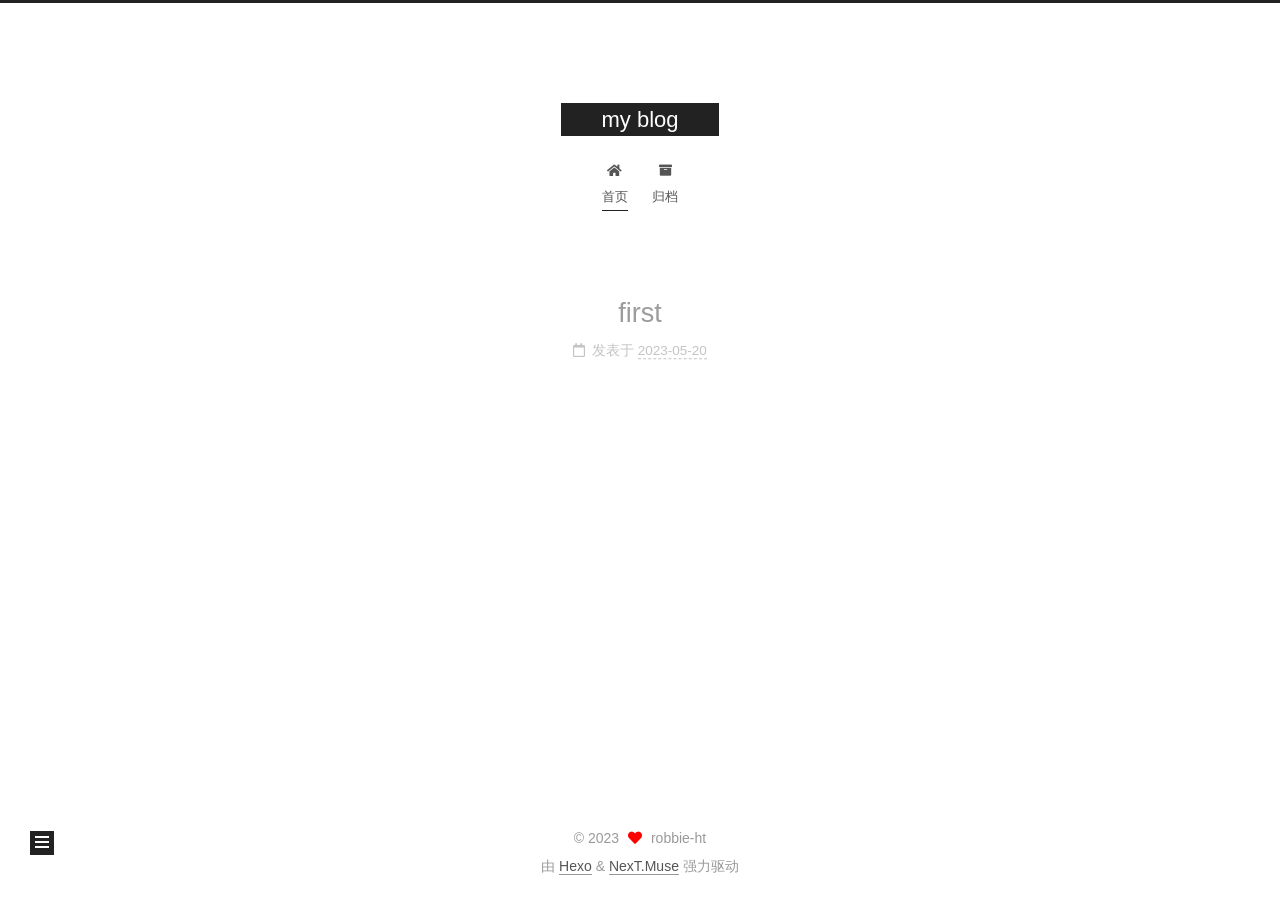
<file: index.html>
<!DOCTYPE html>
<html lang="zh-CN">
<head>
  <meta charset="UTF-8">
<meta name="viewport" content="width=device-width, initial-scale=1, maximum-scale=2">
<meta name="theme-color" content="#222">
<meta name="generator" content="Hexo 6.3.0">
  <link rel="apple-touch-icon" sizes="180x180" href="/images/apple-touch-icon-next.png">
  <link rel="icon" type="image/png" sizes="32x32" href="/images/favicon-32x32-next.png">
  <link rel="icon" type="image/png" sizes="16x16" href="/images/favicon-16x16-next.png">
  <link rel="mask-icon" href="/images/logo.svg" color="#222">

<link rel="stylesheet" href="/css/main.css">


<link rel="stylesheet" href="/lib/font-awesome/css/all.min.css">

<script id="hexo-configurations">
    var NexT = window.NexT || {};
    var CONFIG = {"hostname":"example.com","root":"/","scheme":"Muse","version":"7.8.0","exturl":false,"sidebar":{"position":"left","display":"post","padding":18,"offset":12,"onmobile":false},"copycode":{"enable":false,"show_result":false,"style":null},"back2top":{"enable":true,"sidebar":false,"scrollpercent":false},"bookmark":{"enable":false,"color":"#222","save":"auto"},"fancybox":false,"mediumzoom":false,"lazyload":false,"pangu":false,"comments":{"style":"tabs","active":null,"storage":true,"lazyload":false,"nav":null},"algolia":{"hits":{"per_page":10},"labels":{"input_placeholder":"Search for Posts","hits_empty":"We didn't find any results for the search: ${query}","hits_stats":"${hits} results found in ${time} ms"}},"localsearch":{"enable":false,"trigger":"auto","top_n_per_article":1,"unescape":false,"preload":false},"motion":{"enable":true,"async":false,"transition":{"post_block":"fadeIn","post_header":"slideDownIn","post_body":"slideDownIn","coll_header":"slideLeftIn","sidebar":"slideUpIn"}}};
  </script>

  <meta property="og:type" content="website">
<meta property="og:title" content="my blog">
<meta property="og:url" content="http://example.com/index.html">
<meta property="og:site_name" content="my blog">
<meta property="og:locale" content="zh_CN">
<meta property="article:author" content="robbie-ht">
<meta name="twitter:card" content="summary">

<link rel="canonical" href="http://example.com/">


<script id="page-configurations">
  // https://hexo.io/docs/variables.html
  CONFIG.page = {
    sidebar: "",
    isHome : true,
    isPost : false,
    lang   : 'zh-CN'
  };
</script>

  <title>my blog</title>
  






  <noscript>
  <style>
  .use-motion .brand,
  .use-motion .menu-item,
  .sidebar-inner,
  .use-motion .post-block,
  .use-motion .pagination,
  .use-motion .comments,
  .use-motion .post-header,
  .use-motion .post-body,
  .use-motion .collection-header { opacity: initial; }

  .use-motion .site-title,
  .use-motion .site-subtitle {
    opacity: initial;
    top: initial;
  }

  .use-motion .logo-line-before i { left: initial; }
  .use-motion .logo-line-after i { right: initial; }
  </style>
</noscript>

</head>

<body itemscope itemtype="http://schema.org/WebPage">
  <div class="container use-motion">
    <div class="headband"></div>

    <header class="header" itemscope itemtype="http://schema.org/WPHeader">
      <div class="header-inner"><div class="site-brand-container">
  <div class="site-nav-toggle">
    <div class="toggle" aria-label="切换导航栏">
      <span class="toggle-line toggle-line-first"></span>
      <span class="toggle-line toggle-line-middle"></span>
      <span class="toggle-line toggle-line-last"></span>
    </div>
  </div>

  <div class="site-meta">

    <a href="/" class="brand" rel="start">
      <span class="logo-line-before"><i></i></span>
      <h1 class="site-title">my blog</h1>
      <span class="logo-line-after"><i></i></span>
    </a>
  </div>

  <div class="site-nav-right">
    <div class="toggle popup-trigger">
    </div>
  </div>
</div>




<nav class="site-nav">
  <ul id="menu" class="main-menu menu">
        <li class="menu-item menu-item-home">

    <a href="/" rel="section"><i class="fa fa-home fa-fw"></i>首页</a>

  </li>
        <li class="menu-item menu-item-archives">

    <a href="/archives/" rel="section"><i class="fa fa-archive fa-fw"></i>归档</a>

  </li>
  </ul>
</nav>




</div>
    </header>

    
  <div class="back-to-top">
    <i class="fa fa-arrow-up"></i>
    <span>0%</span>
  </div>


    <main class="main">
      <div class="main-inner">
        <div class="content-wrap">
          

          <div class="content index posts-expand">
            
      
  
  
  <article itemscope itemtype="http://schema.org/Article" class="post-block" lang="zh-CN">
    <link itemprop="mainEntityOfPage" href="http://example.com/2023/05/20/first/">

    <span hidden itemprop="author" itemscope itemtype="http://schema.org/Person">
      <meta itemprop="image" content="/images/avatar.gif">
      <meta itemprop="name" content="robbie-ht">
      <meta itemprop="description" content="">
    </span>

    <span hidden itemprop="publisher" itemscope itemtype="http://schema.org/Organization">
      <meta itemprop="name" content="my blog">
    </span>
      <header class="post-header">
        <h2 class="post-title" itemprop="name headline">
          
            <a href="/2023/05/20/first/" class="post-title-link" itemprop="url">first</a>
        </h2>

        <div class="post-meta">
            <span class="post-meta-item">
              <span class="post-meta-item-icon">
                <i class="far fa-calendar"></i>
              </span>
              <span class="post-meta-item-text">发表于</span>

              <time title="创建时间：2023-05-20 23:10:44" itemprop="dateCreated datePublished" datetime="2023-05-20T23:10:44+08:00">2023-05-20</time>
            </span>

          

        </div>
      </header>

    
    
    
    <div class="post-body" itemprop="articleBody">

      
          
      
    </div>

    
    
    
      <footer class="post-footer">
        <div class="post-eof"></div>
      </footer>
  </article>
  
  
  


  



          </div>
          

<script>
  window.addEventListener('tabs:register', () => {
    let { activeClass } = CONFIG.comments;
    if (CONFIG.comments.storage) {
      activeClass = localStorage.getItem('comments_active') || activeClass;
    }
    if (activeClass) {
      let activeTab = document.querySelector(`a[href="#comment-${activeClass}"]`);
      if (activeTab) {
        activeTab.click();
      }
    }
  });
  if (CONFIG.comments.storage) {
    window.addEventListener('tabs:click', event => {
      if (!event.target.matches('.tabs-comment .tab-content .tab-pane')) return;
      let commentClass = event.target.classList[1];
      localStorage.setItem('comments_active', commentClass);
    });
  }
</script>

        </div>
          
  
  <div class="toggle sidebar-toggle">
    <span class="toggle-line toggle-line-first"></span>
    <span class="toggle-line toggle-line-middle"></span>
    <span class="toggle-line toggle-line-last"></span>
  </div>

  <aside class="sidebar">
    <div class="sidebar-inner">

      <ul class="sidebar-nav motion-element">
        <li class="sidebar-nav-toc">
          文章目录
        </li>
        <li class="sidebar-nav-overview">
          站点概览
        </li>
      </ul>

      <!--noindex-->
      <div class="post-toc-wrap sidebar-panel">
      </div>
      <!--/noindex-->

      <div class="site-overview-wrap sidebar-panel">
        <div class="site-author motion-element" itemprop="author" itemscope itemtype="http://schema.org/Person">
  <p class="site-author-name" itemprop="name">robbie-ht</p>
  <div class="site-description" itemprop="description"></div>
</div>
<div class="site-state-wrap motion-element">
  <nav class="site-state">
      <div class="site-state-item site-state-posts">
          <a href="/archives/">
        
          <span class="site-state-item-count">1</span>
          <span class="site-state-item-name">日志</span>
        </a>
      </div>
  </nav>
</div>



      </div>

    </div>
  </aside>
  <div id="sidebar-dimmer"></div>


      </div>
    </main>

    <footer class="footer">
      <div class="footer-inner">
        

        

<div class="copyright">
  
  &copy; 
  <span itemprop="copyrightYear">2023</span>
  <span class="with-love">
    <i class="fa fa-heart"></i>
  </span>
  <span class="author" itemprop="copyrightHolder">robbie-ht</span>
</div>
  <div class="powered-by">由 <a href="https://hexo.io/" class="theme-link" rel="noopener" target="_blank">Hexo</a> & <a href="https://muse.theme-next.org/" class="theme-link" rel="noopener" target="_blank">NexT.Muse</a> 强力驱动
  </div>

        








      </div>
    </footer>
  </div>

  
  <script src="/lib/anime.min.js"></script>
  <script src="/lib/velocity/velocity.min.js"></script>
  <script src="/lib/velocity/velocity.ui.min.js"></script>

<script src="/js/utils.js"></script>

<script src="/js/motion.js"></script>


<script src="/js/schemes/muse.js"></script>


<script src="/js/next-boot.js"></script>




  















  

  

</body>
</html>
</file>
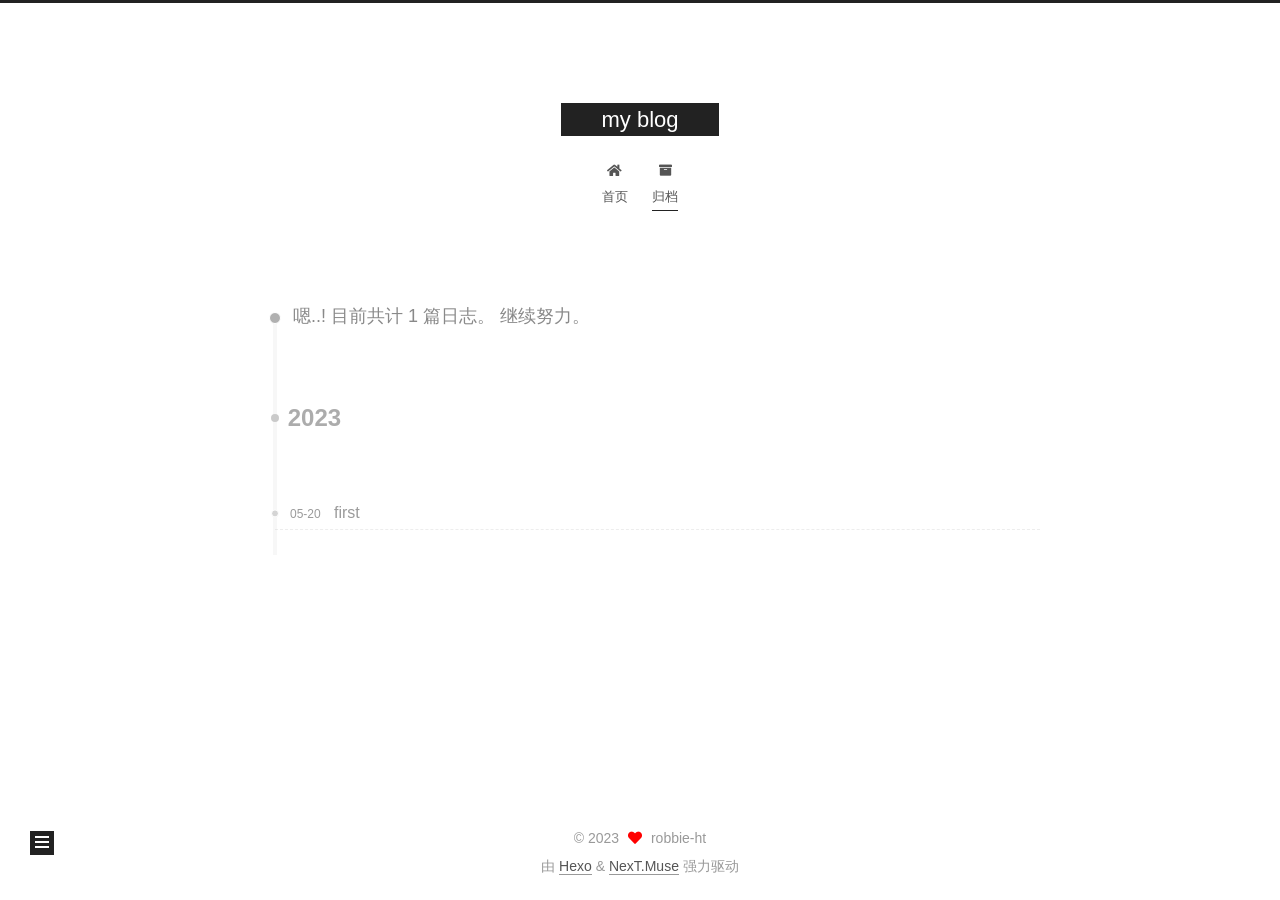
<file: archives/index.html>
<!DOCTYPE html>
<html lang="zh-CN">
<head>
  <meta charset="UTF-8">
<meta name="viewport" content="width=device-width, initial-scale=1, maximum-scale=2">
<meta name="theme-color" content="#222">
<meta name="generator" content="Hexo 6.3.0">
  <link rel="apple-touch-icon" sizes="180x180" href="/images/apple-touch-icon-next.png">
  <link rel="icon" type="image/png" sizes="32x32" href="/images/favicon-32x32-next.png">
  <link rel="icon" type="image/png" sizes="16x16" href="/images/favicon-16x16-next.png">
  <link rel="mask-icon" href="/images/logo.svg" color="#222">

<link rel="stylesheet" href="/css/main.css">


<link rel="stylesheet" href="/lib/font-awesome/css/all.min.css">

<script id="hexo-configurations">
    var NexT = window.NexT || {};
    var CONFIG = {"hostname":"example.com","root":"/","scheme":"Muse","version":"7.8.0","exturl":false,"sidebar":{"position":"left","display":"post","padding":18,"offset":12,"onmobile":false},"copycode":{"enable":false,"show_result":false,"style":null},"back2top":{"enable":true,"sidebar":false,"scrollpercent":false},"bookmark":{"enable":false,"color":"#222","save":"auto"},"fancybox":false,"mediumzoom":false,"lazyload":false,"pangu":false,"comments":{"style":"tabs","active":null,"storage":true,"lazyload":false,"nav":null},"algolia":{"hits":{"per_page":10},"labels":{"input_placeholder":"Search for Posts","hits_empty":"We didn't find any results for the search: ${query}","hits_stats":"${hits} results found in ${time} ms"}},"localsearch":{"enable":false,"trigger":"auto","top_n_per_article":1,"unescape":false,"preload":false},"motion":{"enable":true,"async":false,"transition":{"post_block":"fadeIn","post_header":"slideDownIn","post_body":"slideDownIn","coll_header":"slideLeftIn","sidebar":"slideUpIn"}}};
  </script>

  <meta property="og:type" content="website">
<meta property="og:title" content="my blog">
<meta property="og:url" content="http://example.com/archives/index.html">
<meta property="og:site_name" content="my blog">
<meta property="og:locale" content="zh_CN">
<meta property="article:author" content="robbie-ht">
<meta name="twitter:card" content="summary">

<link rel="canonical" href="http://example.com/archives/">


<script id="page-configurations">
  // https://hexo.io/docs/variables.html
  CONFIG.page = {
    sidebar: "",
    isHome : false,
    isPost : false,
    lang   : 'zh-CN'
  };
</script>

  <title>归档 | my blog</title>
  






  <noscript>
  <style>
  .use-motion .brand,
  .use-motion .menu-item,
  .sidebar-inner,
  .use-motion .post-block,
  .use-motion .pagination,
  .use-motion .comments,
  .use-motion .post-header,
  .use-motion .post-body,
  .use-motion .collection-header { opacity: initial; }

  .use-motion .site-title,
  .use-motion .site-subtitle {
    opacity: initial;
    top: initial;
  }

  .use-motion .logo-line-before i { left: initial; }
  .use-motion .logo-line-after i { right: initial; }
  </style>
</noscript>

</head>

<body itemscope itemtype="http://schema.org/WebPage">
  <div class="container use-motion">
    <div class="headband"></div>

    <header class="header" itemscope itemtype="http://schema.org/WPHeader">
      <div class="header-inner"><div class="site-brand-container">
  <div class="site-nav-toggle">
    <div class="toggle" aria-label="切换导航栏">
      <span class="toggle-line toggle-line-first"></span>
      <span class="toggle-line toggle-line-middle"></span>
      <span class="toggle-line toggle-line-last"></span>
    </div>
  </div>

  <div class="site-meta">

    <a href="/" class="brand" rel="start">
      <span class="logo-line-before"><i></i></span>
      <h1 class="site-title">my blog</h1>
      <span class="logo-line-after"><i></i></span>
    </a>
  </div>

  <div class="site-nav-right">
    <div class="toggle popup-trigger">
    </div>
  </div>
</div>




<nav class="site-nav">
  <ul id="menu" class="main-menu menu">
        <li class="menu-item menu-item-home">

    <a href="/" rel="section"><i class="fa fa-home fa-fw"></i>首页</a>

  </li>
        <li class="menu-item menu-item-archives">

    <a href="/archives/" rel="section"><i class="fa fa-archive fa-fw"></i>归档</a>

  </li>
  </ul>
</nav>




</div>
    </header>

    
  <div class="back-to-top">
    <i class="fa fa-arrow-up"></i>
    <span>0%</span>
  </div>


    <main class="main">
      <div class="main-inner">
        <div class="content-wrap">
          

          <div class="content archive">
            

  
  
  
  <div class="post-block">
    <div class="posts-collapse">
      <div class="collection-title">
        <span class="collection-header">嗯..! 目前共计 1 篇日志。 继续努力。</span>
      </div>

      
    <div class="collection-year">
      <span class="collection-header">2023</span>
    </div>

  <article itemscope itemtype="http://schema.org/Article">
    <header class="post-header">

      <div class="post-meta">
        <time itemprop="dateCreated"
              datetime="2023-05-20T23:10:44+08:00"
              content="2023-05-20">
          05-20
        </time>
      </div>

      <div class="post-title">
          <a class="post-title-link" href="/2023/05/20/first/" itemprop="url">
            <span itemprop="name">first</span>
          </a>
      </div>

    </header>
  </article>


    </div>
  </div>
  
  
  

  



          </div>
          

<script>
  window.addEventListener('tabs:register', () => {
    let { activeClass } = CONFIG.comments;
    if (CONFIG.comments.storage) {
      activeClass = localStorage.getItem('comments_active') || activeClass;
    }
    if (activeClass) {
      let activeTab = document.querySelector(`a[href="#comment-${activeClass}"]`);
      if (activeTab) {
        activeTab.click();
      }
    }
  });
  if (CONFIG.comments.storage) {
    window.addEventListener('tabs:click', event => {
      if (!event.target.matches('.tabs-comment .tab-content .tab-pane')) return;
      let commentClass = event.target.classList[1];
      localStorage.setItem('comments_active', commentClass);
    });
  }
</script>

        </div>
          
  
  <div class="toggle sidebar-toggle">
    <span class="toggle-line toggle-line-first"></span>
    <span class="toggle-line toggle-line-middle"></span>
    <span class="toggle-line toggle-line-last"></span>
  </div>

  <aside class="sidebar">
    <div class="sidebar-inner">

      <ul class="sidebar-nav motion-element">
        <li class="sidebar-nav-toc">
          文章目录
        </li>
        <li class="sidebar-nav-overview">
          站点概览
        </li>
      </ul>

      <!--noindex-->
      <div class="post-toc-wrap sidebar-panel">
      </div>
      <!--/noindex-->

      <div class="site-overview-wrap sidebar-panel">
        <div class="site-author motion-element" itemprop="author" itemscope itemtype="http://schema.org/Person">
  <p class="site-author-name" itemprop="name">robbie-ht</p>
  <div class="site-description" itemprop="description"></div>
</div>
<div class="site-state-wrap motion-element">
  <nav class="site-state">
      <div class="site-state-item site-state-posts">
          <a href="/archives/">
        
          <span class="site-state-item-count">1</span>
          <span class="site-state-item-name">日志</span>
        </a>
      </div>
  </nav>
</div>



      </div>

    </div>
  </aside>
  <div id="sidebar-dimmer"></div>


      </div>
    </main>

    <footer class="footer">
      <div class="footer-inner">
        

        

<div class="copyright">
  
  &copy; 
  <span itemprop="copyrightYear">2023</span>
  <span class="with-love">
    <i class="fa fa-heart"></i>
  </span>
  <span class="author" itemprop="copyrightHolder">robbie-ht</span>
</div>
  <div class="powered-by">由 <a href="https://hexo.io/" class="theme-link" rel="noopener" target="_blank">Hexo</a> & <a href="https://muse.theme-next.org/" class="theme-link" rel="noopener" target="_blank">NexT.Muse</a> 强力驱动
  </div>

        








      </div>
    </footer>
  </div>

  
  <script src="/lib/anime.min.js"></script>
  <script src="/lib/velocity/velocity.min.js"></script>
  <script src="/lib/velocity/velocity.ui.min.js"></script>

<script src="/js/utils.js"></script>

<script src="/js/motion.js"></script>


<script src="/js/schemes/muse.js"></script>


<script src="/js/next-boot.js"></script>




  















  

  

</body>
</html>
</file>
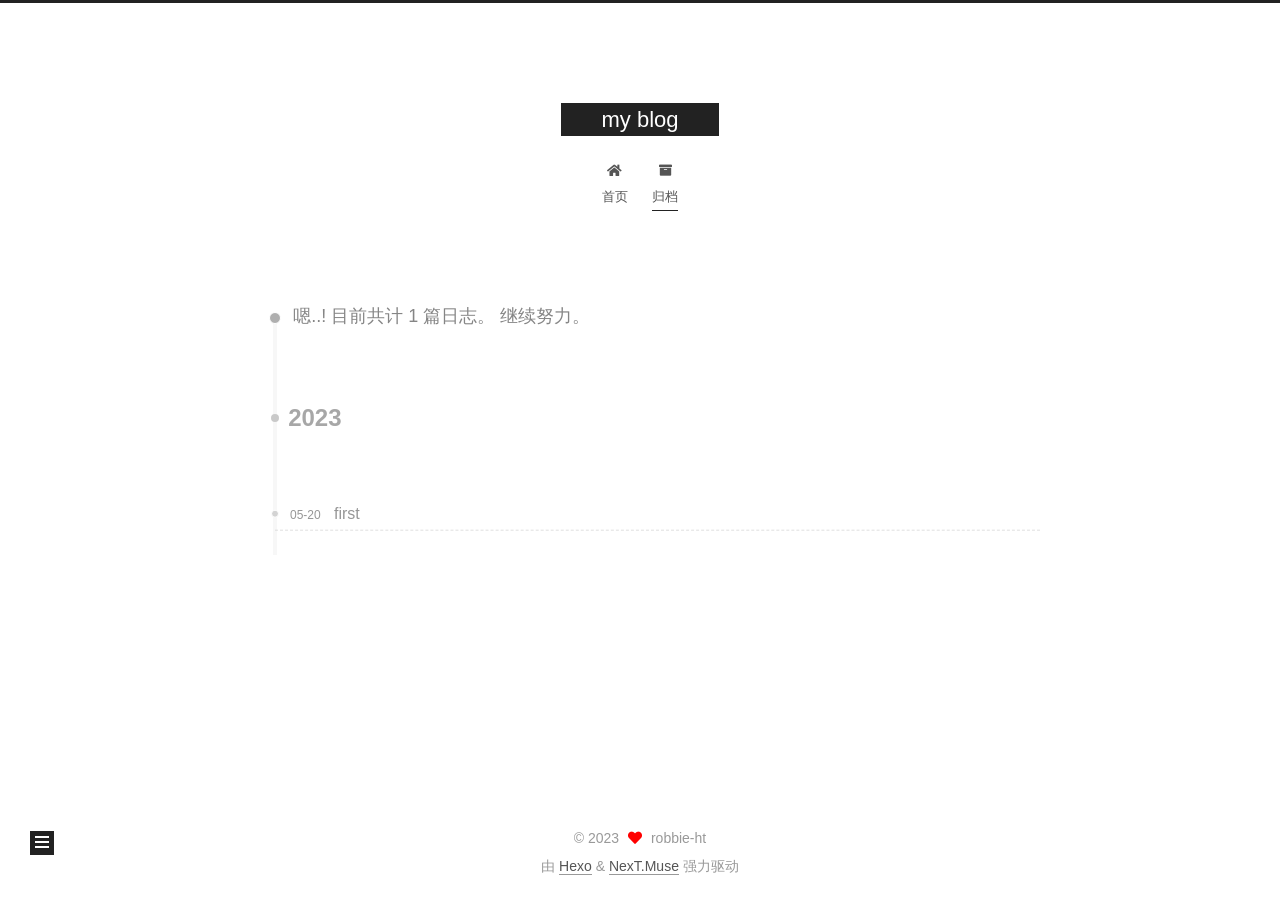
<file: archives/2023/index.html>
<!DOCTYPE html>
<html lang="zh-CN">
<head>
  <meta charset="UTF-8">
<meta name="viewport" content="width=device-width, initial-scale=1, maximum-scale=2">
<meta name="theme-color" content="#222">
<meta name="generator" content="Hexo 6.3.0">
  <link rel="apple-touch-icon" sizes="180x180" href="/images/apple-touch-icon-next.png">
  <link rel="icon" type="image/png" sizes="32x32" href="/images/favicon-32x32-next.png">
  <link rel="icon" type="image/png" sizes="16x16" href="/images/favicon-16x16-next.png">
  <link rel="mask-icon" href="/images/logo.svg" color="#222">

<link rel="stylesheet" href="/css/main.css">


<link rel="stylesheet" href="/lib/font-awesome/css/all.min.css">

<script id="hexo-configurations">
    var NexT = window.NexT || {};
    var CONFIG = {"hostname":"example.com","root":"/","scheme":"Muse","version":"7.8.0","exturl":false,"sidebar":{"position":"left","display":"post","padding":18,"offset":12,"onmobile":false},"copycode":{"enable":false,"show_result":false,"style":null},"back2top":{"enable":true,"sidebar":false,"scrollpercent":false},"bookmark":{"enable":false,"color":"#222","save":"auto"},"fancybox":false,"mediumzoom":false,"lazyload":false,"pangu":false,"comments":{"style":"tabs","active":null,"storage":true,"lazyload":false,"nav":null},"algolia":{"hits":{"per_page":10},"labels":{"input_placeholder":"Search for Posts","hits_empty":"We didn't find any results for the search: ${query}","hits_stats":"${hits} results found in ${time} ms"}},"localsearch":{"enable":false,"trigger":"auto","top_n_per_article":1,"unescape":false,"preload":false},"motion":{"enable":true,"async":false,"transition":{"post_block":"fadeIn","post_header":"slideDownIn","post_body":"slideDownIn","coll_header":"slideLeftIn","sidebar":"slideUpIn"}}};
  </script>

  <meta property="og:type" content="website">
<meta property="og:title" content="my blog">
<meta property="og:url" content="http://example.com/archives/2023/index.html">
<meta property="og:site_name" content="my blog">
<meta property="og:locale" content="zh_CN">
<meta property="article:author" content="robbie-ht">
<meta name="twitter:card" content="summary">

<link rel="canonical" href="http://example.com/archives/2023/">


<script id="page-configurations">
  // https://hexo.io/docs/variables.html
  CONFIG.page = {
    sidebar: "",
    isHome : false,
    isPost : false,
    lang   : 'zh-CN'
  };
</script>

  <title>归档 | my blog</title>
  






  <noscript>
  <style>
  .use-motion .brand,
  .use-motion .menu-item,
  .sidebar-inner,
  .use-motion .post-block,
  .use-motion .pagination,
  .use-motion .comments,
  .use-motion .post-header,
  .use-motion .post-body,
  .use-motion .collection-header { opacity: initial; }

  .use-motion .site-title,
  .use-motion .site-subtitle {
    opacity: initial;
    top: initial;
  }

  .use-motion .logo-line-before i { left: initial; }
  .use-motion .logo-line-after i { right: initial; }
  </style>
</noscript>

</head>

<body itemscope itemtype="http://schema.org/WebPage">
  <div class="container use-motion">
    <div class="headband"></div>

    <header class="header" itemscope itemtype="http://schema.org/WPHeader">
      <div class="header-inner"><div class="site-brand-container">
  <div class="site-nav-toggle">
    <div class="toggle" aria-label="切换导航栏">
      <span class="toggle-line toggle-line-first"></span>
      <span class="toggle-line toggle-line-middle"></span>
      <span class="toggle-line toggle-line-last"></span>
    </div>
  </div>

  <div class="site-meta">

    <a href="/" class="brand" rel="start">
      <span class="logo-line-before"><i></i></span>
      <h1 class="site-title">my blog</h1>
      <span class="logo-line-after"><i></i></span>
    </a>
  </div>

  <div class="site-nav-right">
    <div class="toggle popup-trigger">
    </div>
  </div>
</div>




<nav class="site-nav">
  <ul id="menu" class="main-menu menu">
        <li class="menu-item menu-item-home">

    <a href="/" rel="section"><i class="fa fa-home fa-fw"></i>首页</a>

  </li>
        <li class="menu-item menu-item-archives">

    <a href="/archives/" rel="section"><i class="fa fa-archive fa-fw"></i>归档</a>

  </li>
  </ul>
</nav>




</div>
    </header>

    
  <div class="back-to-top">
    <i class="fa fa-arrow-up"></i>
    <span>0%</span>
  </div>


    <main class="main">
      <div class="main-inner">
        <div class="content-wrap">
          

          <div class="content archive">
            

  
  
  
  <div class="post-block">
    <div class="posts-collapse">
      <div class="collection-title">
        <span class="collection-header">嗯..! 目前共计 1 篇日志。 继续努力。</span>
      </div>

      
    <div class="collection-year">
      <span class="collection-header">2023</span>
    </div>

  <article itemscope itemtype="http://schema.org/Article">
    <header class="post-header">

      <div class="post-meta">
        <time itemprop="dateCreated"
              datetime="2023-05-20T23:10:44+08:00"
              content="2023-05-20">
          05-20
        </time>
      </div>

      <div class="post-title">
          <a class="post-title-link" href="/2023/05/20/first/" itemprop="url">
            <span itemprop="name">first</span>
          </a>
      </div>

    </header>
  </article>


    </div>
  </div>
  
  
  

  



          </div>
          

<script>
  window.addEventListener('tabs:register', () => {
    let { activeClass } = CONFIG.comments;
    if (CONFIG.comments.storage) {
      activeClass = localStorage.getItem('comments_active') || activeClass;
    }
    if (activeClass) {
      let activeTab = document.querySelector(`a[href="#comment-${activeClass}"]`);
      if (activeTab) {
        activeTab.click();
      }
    }
  });
  if (CONFIG.comments.storage) {
    window.addEventListener('tabs:click', event => {
      if (!event.target.matches('.tabs-comment .tab-content .tab-pane')) return;
      let commentClass = event.target.classList[1];
      localStorage.setItem('comments_active', commentClass);
    });
  }
</script>

        </div>
          
  
  <div class="toggle sidebar-toggle">
    <span class="toggle-line toggle-line-first"></span>
    <span class="toggle-line toggle-line-middle"></span>
    <span class="toggle-line toggle-line-last"></span>
  </div>

  <aside class="sidebar">
    <div class="sidebar-inner">

      <ul class="sidebar-nav motion-element">
        <li class="sidebar-nav-toc">
          文章目录
        </li>
        <li class="sidebar-nav-overview">
          站点概览
        </li>
      </ul>

      <!--noindex-->
      <div class="post-toc-wrap sidebar-panel">
      </div>
      <!--/noindex-->

      <div class="site-overview-wrap sidebar-panel">
        <div class="site-author motion-element" itemprop="author" itemscope itemtype="http://schema.org/Person">
  <p class="site-author-name" itemprop="name">robbie-ht</p>
  <div class="site-description" itemprop="description"></div>
</div>
<div class="site-state-wrap motion-element">
  <nav class="site-state">
      <div class="site-state-item site-state-posts">
          <a href="/archives/">
        
          <span class="site-state-item-count">1</span>
          <span class="site-state-item-name">日志</span>
        </a>
      </div>
  </nav>
</div>



      </div>

    </div>
  </aside>
  <div id="sidebar-dimmer"></div>


      </div>
    </main>

    <footer class="footer">
      <div class="footer-inner">
        

        

<div class="copyright">
  
  &copy; 
  <span itemprop="copyrightYear">2023</span>
  <span class="with-love">
    <i class="fa fa-heart"></i>
  </span>
  <span class="author" itemprop="copyrightHolder">robbie-ht</span>
</div>
  <div class="powered-by">由 <a href="https://hexo.io/" class="theme-link" rel="noopener" target="_blank">Hexo</a> & <a href="https://muse.theme-next.org/" class="theme-link" rel="noopener" target="_blank">NexT.Muse</a> 强力驱动
  </div>

        








      </div>
    </footer>
  </div>

  
  <script src="/lib/anime.min.js"></script>
  <script src="/lib/velocity/velocity.min.js"></script>
  <script src="/lib/velocity/velocity.ui.min.js"></script>

<script src="/js/utils.js"></script>

<script src="/js/motion.js"></script>


<script src="/js/schemes/muse.js"></script>


<script src="/js/next-boot.js"></script>




  















  

  

</body>
</html>
</file>
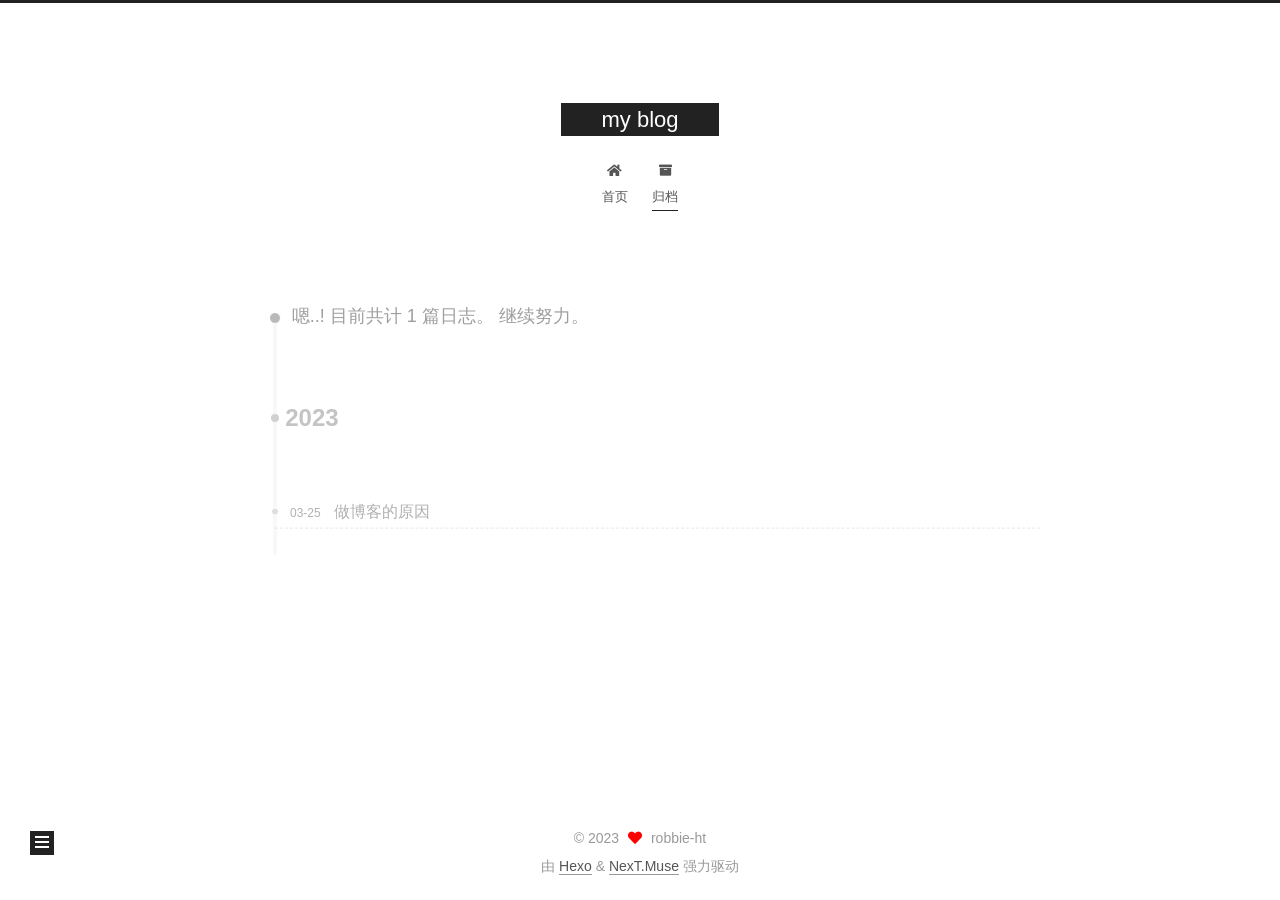
<file: archives/2023/03/index.html>
<!DOCTYPE html>
<html lang="zh-CN">
<head>
  <meta charset="UTF-8">
<meta name="viewport" content="width=device-width, initial-scale=1, maximum-scale=2">
<meta name="theme-color" content="#222">
<meta name="generator" content="Hexo 6.3.0">
  <link rel="apple-touch-icon" sizes="180x180" href="/images/apple-touch-icon-next.png">
  <link rel="icon" type="image/png" sizes="32x32" href="/images/favicon-32x32-next.png">
  <link rel="icon" type="image/png" sizes="16x16" href="/images/favicon-16x16-next.png">
  <link rel="mask-icon" href="/images/logo.svg" color="#222">

<link rel="stylesheet" href="/css/main.css">


<link rel="stylesheet" href="/lib/font-awesome/css/all.min.css">

<script id="hexo-configurations">
    var NexT = window.NexT || {};
    var CONFIG = {"hostname":"example.com","root":"/","scheme":"Muse","version":"7.8.0","exturl":false,"sidebar":{"position":"left","display":"post","padding":18,"offset":12,"onmobile":false},"copycode":{"enable":false,"show_result":false,"style":null},"back2top":{"enable":true,"sidebar":false,"scrollpercent":false},"bookmark":{"enable":false,"color":"#222","save":"auto"},"fancybox":false,"mediumzoom":false,"lazyload":false,"pangu":false,"comments":{"style":"tabs","active":null,"storage":true,"lazyload":false,"nav":null},"algolia":{"hits":{"per_page":10},"labels":{"input_placeholder":"Search for Posts","hits_empty":"We didn't find any results for the search: ${query}","hits_stats":"${hits} results found in ${time} ms"}},"localsearch":{"enable":false,"trigger":"auto","top_n_per_article":1,"unescape":false,"preload":false},"motion":{"enable":true,"async":false,"transition":{"post_block":"fadeIn","post_header":"slideDownIn","post_body":"slideDownIn","coll_header":"slideLeftIn","sidebar":"slideUpIn"}}};
  </script>

  <meta property="og:type" content="website">
<meta property="og:title" content="my blog">
<meta property="og:url" content="http://example.com/archives/2023/03/index.html">
<meta property="og:site_name" content="my blog">
<meta property="og:locale" content="zh_CN">
<meta property="article:author" content="robbie-ht">
<meta name="twitter:card" content="summary">

<link rel="canonical" href="http://example.com/archives/2023/03/">


<script id="page-configurations">
  // https://hexo.io/docs/variables.html
  CONFIG.page = {
    sidebar: "",
    isHome : false,
    isPost : false,
    lang   : 'zh-CN'
  };
</script>

  <title>归档 | my blog</title>
  






  <noscript>
  <style>
  .use-motion .brand,
  .use-motion .menu-item,
  .sidebar-inner,
  .use-motion .post-block,
  .use-motion .pagination,
  .use-motion .comments,
  .use-motion .post-header,
  .use-motion .post-body,
  .use-motion .collection-header { opacity: initial; }

  .use-motion .site-title,
  .use-motion .site-subtitle {
    opacity: initial;
    top: initial;
  }

  .use-motion .logo-line-before i { left: initial; }
  .use-motion .logo-line-after i { right: initial; }
  </style>
</noscript>

</head>

<body itemscope itemtype="http://schema.org/WebPage">
  <div class="container use-motion">
    <div class="headband"></div>

    <header class="header" itemscope itemtype="http://schema.org/WPHeader">
      <div class="header-inner"><div class="site-brand-container">
  <div class="site-nav-toggle">
    <div class="toggle" aria-label="切换导航栏">
      <span class="toggle-line toggle-line-first"></span>
      <span class="toggle-line toggle-line-middle"></span>
      <span class="toggle-line toggle-line-last"></span>
    </div>
  </div>

  <div class="site-meta">

    <a href="/" class="brand" rel="start">
      <span class="logo-line-before"><i></i></span>
      <h1 class="site-title">my blog</h1>
      <span class="logo-line-after"><i></i></span>
    </a>
  </div>

  <div class="site-nav-right">
    <div class="toggle popup-trigger">
    </div>
  </div>
</div>




<nav class="site-nav">
  <ul id="menu" class="main-menu menu">
        <li class="menu-item menu-item-home">

    <a href="/" rel="section"><i class="fa fa-home fa-fw"></i>首页</a>

  </li>
        <li class="menu-item menu-item-archives">

    <a href="/archives/" rel="section"><i class="fa fa-archive fa-fw"></i>归档</a>

  </li>
  </ul>
</nav>




</div>
    </header>

    
  <div class="back-to-top">
    <i class="fa fa-arrow-up"></i>
    <span>0%</span>
  </div>


    <main class="main">
      <div class="main-inner">
        <div class="content-wrap">
          

          <div class="content archive">
            

  
  
  
  <div class="post-block">
    <div class="posts-collapse">
      <div class="collection-title">
        <span class="collection-header">嗯..! 目前共计 1 篇日志。 继续努力。</span>
      </div>

      
    <div class="collection-year">
      <span class="collection-header">2023</span>
    </div>

  <article itemscope itemtype="http://schema.org/Article">
    <header class="post-header">

      <div class="post-meta">
        <time itemprop="dateCreated"
              datetime="2023-03-25T12:45:33+08:00"
              content="2023-03-25">
          03-25
        </time>
      </div>

      <div class="post-title">
          <a class="post-title-link" href="/2023/03/25/%E5%81%9A%E5%8D%9A%E5%AE%A2%E7%9A%84%E5%8E%9F%E5%9B%A0/" itemprop="url">
            <span itemprop="name">做博客的原因</span>
          </a>
      </div>

    </header>
  </article>


    </div>
  </div>
  
  
  

  



          </div>
          

<script>
  window.addEventListener('tabs:register', () => {
    let { activeClass } = CONFIG.comments;
    if (CONFIG.comments.storage) {
      activeClass = localStorage.getItem('comments_active') || activeClass;
    }
    if (activeClass) {
      let activeTab = document.querySelector(`a[href="#comment-${activeClass}"]`);
      if (activeTab) {
        activeTab.click();
      }
    }
  });
  if (CONFIG.comments.storage) {
    window.addEventListener('tabs:click', event => {
      if (!event.target.matches('.tabs-comment .tab-content .tab-pane')) return;
      let commentClass = event.target.classList[1];
      localStorage.setItem('comments_active', commentClass);
    });
  }
</script>

        </div>
          
  
  <div class="toggle sidebar-toggle">
    <span class="toggle-line toggle-line-first"></span>
    <span class="toggle-line toggle-line-middle"></span>
    <span class="toggle-line toggle-line-last"></span>
  </div>

  <aside class="sidebar">
    <div class="sidebar-inner">

      <ul class="sidebar-nav motion-element">
        <li class="sidebar-nav-toc">
          文章目录
        </li>
        <li class="sidebar-nav-overview">
          站点概览
        </li>
      </ul>

      <!--noindex-->
      <div class="post-toc-wrap sidebar-panel">
      </div>
      <!--/noindex-->

      <div class="site-overview-wrap sidebar-panel">
        <div class="site-author motion-element" itemprop="author" itemscope itemtype="http://schema.org/Person">
  <p class="site-author-name" itemprop="name">robbie-ht</p>
  <div class="site-description" itemprop="description"></div>
</div>
<div class="site-state-wrap motion-element">
  <nav class="site-state">
      <div class="site-state-item site-state-posts">
          <a href="/archives/">
        
          <span class="site-state-item-count">1</span>
          <span class="site-state-item-name">日志</span>
        </a>
      </div>
  </nav>
</div>



      </div>

    </div>
  </aside>
  <div id="sidebar-dimmer"></div>


      </div>
    </main>

    <footer class="footer">
      <div class="footer-inner">
        

        

<div class="copyright">
  
  &copy; 
  <span itemprop="copyrightYear">2023</span>
  <span class="with-love">
    <i class="fa fa-heart"></i>
  </span>
  <span class="author" itemprop="copyrightHolder">robbie-ht</span>
</div>
  <div class="powered-by">由 <a href="https://hexo.io/" class="theme-link" rel="noopener" target="_blank">Hexo</a> & <a href="https://muse.theme-next.org/" class="theme-link" rel="noopener" target="_blank">NexT.Muse</a> 强力驱动
  </div>

        








      </div>
    </footer>
  </div>

  
  <script src="/lib/anime.min.js"></script>
  <script src="/lib/velocity/velocity.min.js"></script>
  <script src="/lib/velocity/velocity.ui.min.js"></script>

<script src="/js/utils.js"></script>

<script src="/js/motion.js"></script>


<script src="/js/schemes/muse.js"></script>


<script src="/js/next-boot.js"></script>




  















  

  

</body>
</html>
</file>
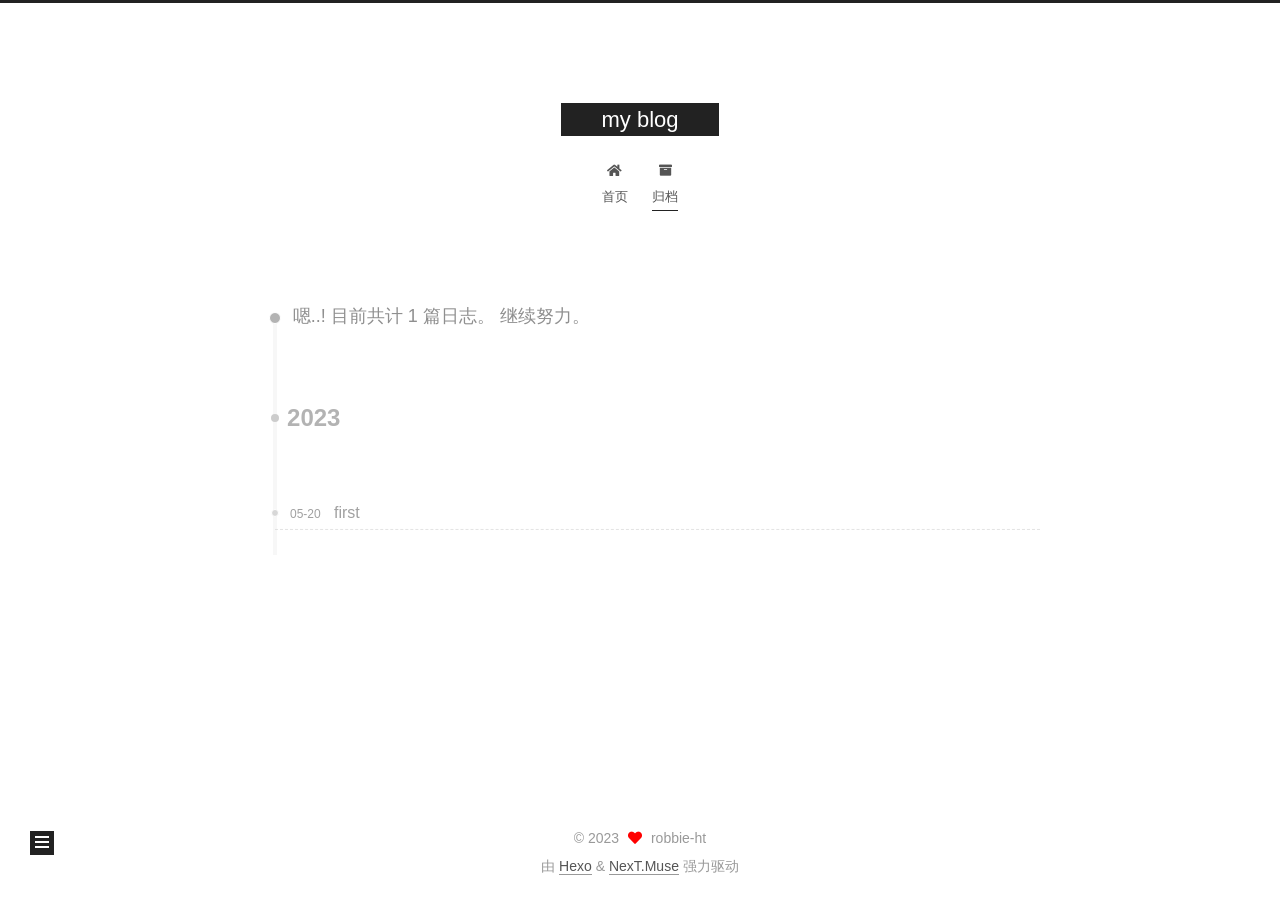
<file: archives/2023/05/index.html>
<!DOCTYPE html>
<html lang="zh-CN">
<head>
  <meta charset="UTF-8">
<meta name="viewport" content="width=device-width, initial-scale=1, maximum-scale=2">
<meta name="theme-color" content="#222">
<meta name="generator" content="Hexo 6.3.0">
  <link rel="apple-touch-icon" sizes="180x180" href="/images/apple-touch-icon-next.png">
  <link rel="icon" type="image/png" sizes="32x32" href="/images/favicon-32x32-next.png">
  <link rel="icon" type="image/png" sizes="16x16" href="/images/favicon-16x16-next.png">
  <link rel="mask-icon" href="/images/logo.svg" color="#222">

<link rel="stylesheet" href="/css/main.css">


<link rel="stylesheet" href="/lib/font-awesome/css/all.min.css">

<script id="hexo-configurations">
    var NexT = window.NexT || {};
    var CONFIG = {"hostname":"example.com","root":"/","scheme":"Muse","version":"7.8.0","exturl":false,"sidebar":{"position":"left","display":"post","padding":18,"offset":12,"onmobile":false},"copycode":{"enable":false,"show_result":false,"style":null},"back2top":{"enable":true,"sidebar":false,"scrollpercent":false},"bookmark":{"enable":false,"color":"#222","save":"auto"},"fancybox":false,"mediumzoom":false,"lazyload":false,"pangu":false,"comments":{"style":"tabs","active":null,"storage":true,"lazyload":false,"nav":null},"algolia":{"hits":{"per_page":10},"labels":{"input_placeholder":"Search for Posts","hits_empty":"We didn't find any results for the search: ${query}","hits_stats":"${hits} results found in ${time} ms"}},"localsearch":{"enable":false,"trigger":"auto","top_n_per_article":1,"unescape":false,"preload":false},"motion":{"enable":true,"async":false,"transition":{"post_block":"fadeIn","post_header":"slideDownIn","post_body":"slideDownIn","coll_header":"slideLeftIn","sidebar":"slideUpIn"}}};
  </script>

  <meta property="og:type" content="website">
<meta property="og:title" content="my blog">
<meta property="og:url" content="http://example.com/archives/2023/05/index.html">
<meta property="og:site_name" content="my blog">
<meta property="og:locale" content="zh_CN">
<meta property="article:author" content="robbie-ht">
<meta name="twitter:card" content="summary">

<link rel="canonical" href="http://example.com/archives/2023/05/">


<script id="page-configurations">
  // https://hexo.io/docs/variables.html
  CONFIG.page = {
    sidebar: "",
    isHome : false,
    isPost : false,
    lang   : 'zh-CN'
  };
</script>

  <title>归档 | my blog</title>
  






  <noscript>
  <style>
  .use-motion .brand,
  .use-motion .menu-item,
  .sidebar-inner,
  .use-motion .post-block,
  .use-motion .pagination,
  .use-motion .comments,
  .use-motion .post-header,
  .use-motion .post-body,
  .use-motion .collection-header { opacity: initial; }

  .use-motion .site-title,
  .use-motion .site-subtitle {
    opacity: initial;
    top: initial;
  }

  .use-motion .logo-line-before i { left: initial; }
  .use-motion .logo-line-after i { right: initial; }
  </style>
</noscript>

</head>

<body itemscope itemtype="http://schema.org/WebPage">
  <div class="container use-motion">
    <div class="headband"></div>

    <header class="header" itemscope itemtype="http://schema.org/WPHeader">
      <div class="header-inner"><div class="site-brand-container">
  <div class="site-nav-toggle">
    <div class="toggle" aria-label="切换导航栏">
      <span class="toggle-line toggle-line-first"></span>
      <span class="toggle-line toggle-line-middle"></span>
      <span class="toggle-line toggle-line-last"></span>
    </div>
  </div>

  <div class="site-meta">

    <a href="/" class="brand" rel="start">
      <span class="logo-line-before"><i></i></span>
      <h1 class="site-title">my blog</h1>
      <span class="logo-line-after"><i></i></span>
    </a>
  </div>

  <div class="site-nav-right">
    <div class="toggle popup-trigger">
    </div>
  </div>
</div>




<nav class="site-nav">
  <ul id="menu" class="main-menu menu">
        <li class="menu-item menu-item-home">

    <a href="/" rel="section"><i class="fa fa-home fa-fw"></i>首页</a>

  </li>
        <li class="menu-item menu-item-archives">

    <a href="/archives/" rel="section"><i class="fa fa-archive fa-fw"></i>归档</a>

  </li>
  </ul>
</nav>




</div>
    </header>

    
  <div class="back-to-top">
    <i class="fa fa-arrow-up"></i>
    <span>0%</span>
  </div>


    <main class="main">
      <div class="main-inner">
        <div class="content-wrap">
          

          <div class="content archive">
            

  
  
  
  <div class="post-block">
    <div class="posts-collapse">
      <div class="collection-title">
        <span class="collection-header">嗯..! 目前共计 1 篇日志。 继续努力。</span>
      </div>

      
    <div class="collection-year">
      <span class="collection-header">2023</span>
    </div>

  <article itemscope itemtype="http://schema.org/Article">
    <header class="post-header">

      <div class="post-meta">
        <time itemprop="dateCreated"
              datetime="2023-05-20T23:10:44+08:00"
              content="2023-05-20">
          05-20
        </time>
      </div>

      <div class="post-title">
          <a class="post-title-link" href="/2023/05/20/first/" itemprop="url">
            <span itemprop="name">first</span>
          </a>
      </div>

    </header>
  </article>


    </div>
  </div>
  
  
  

  



          </div>
          

<script>
  window.addEventListener('tabs:register', () => {
    let { activeClass } = CONFIG.comments;
    if (CONFIG.comments.storage) {
      activeClass = localStorage.getItem('comments_active') || activeClass;
    }
    if (activeClass) {
      let activeTab = document.querySelector(`a[href="#comment-${activeClass}"]`);
      if (activeTab) {
        activeTab.click();
      }
    }
  });
  if (CONFIG.comments.storage) {
    window.addEventListener('tabs:click', event => {
      if (!event.target.matches('.tabs-comment .tab-content .tab-pane')) return;
      let commentClass = event.target.classList[1];
      localStorage.setItem('comments_active', commentClass);
    });
  }
</script>

        </div>
          
  
  <div class="toggle sidebar-toggle">
    <span class="toggle-line toggle-line-first"></span>
    <span class="toggle-line toggle-line-middle"></span>
    <span class="toggle-line toggle-line-last"></span>
  </div>

  <aside class="sidebar">
    <div class="sidebar-inner">

      <ul class="sidebar-nav motion-element">
        <li class="sidebar-nav-toc">
          文章目录
        </li>
        <li class="sidebar-nav-overview">
          站点概览
        </li>
      </ul>

      <!--noindex-->
      <div class="post-toc-wrap sidebar-panel">
      </div>
      <!--/noindex-->

      <div class="site-overview-wrap sidebar-panel">
        <div class="site-author motion-element" itemprop="author" itemscope itemtype="http://schema.org/Person">
  <p class="site-author-name" itemprop="name">robbie-ht</p>
  <div class="site-description" itemprop="description"></div>
</div>
<div class="site-state-wrap motion-element">
  <nav class="site-state">
      <div class="site-state-item site-state-posts">
          <a href="/archives/">
        
          <span class="site-state-item-count">1</span>
          <span class="site-state-item-name">日志</span>
        </a>
      </div>
  </nav>
</div>



      </div>

    </div>
  </aside>
  <div id="sidebar-dimmer"></div>


      </div>
    </main>

    <footer class="footer">
      <div class="footer-inner">
        

        

<div class="copyright">
  
  &copy; 
  <span itemprop="copyrightYear">2023</span>
  <span class="with-love">
    <i class="fa fa-heart"></i>
  </span>
  <span class="author" itemprop="copyrightHolder">robbie-ht</span>
</div>
  <div class="powered-by">由 <a href="https://hexo.io/" class="theme-link" rel="noopener" target="_blank">Hexo</a> & <a href="https://muse.theme-next.org/" class="theme-link" rel="noopener" target="_blank">NexT.Muse</a> 强力驱动
  </div>

        








      </div>
    </footer>
  </div>

  
  <script src="/lib/anime.min.js"></script>
  <script src="/lib/velocity/velocity.min.js"></script>
  <script src="/lib/velocity/velocity.ui.min.js"></script>

<script src="/js/utils.js"></script>

<script src="/js/motion.js"></script>


<script src="/js/schemes/muse.js"></script>


<script src="/js/next-boot.js"></script>




  















  

  

</body>
</html>
</file>
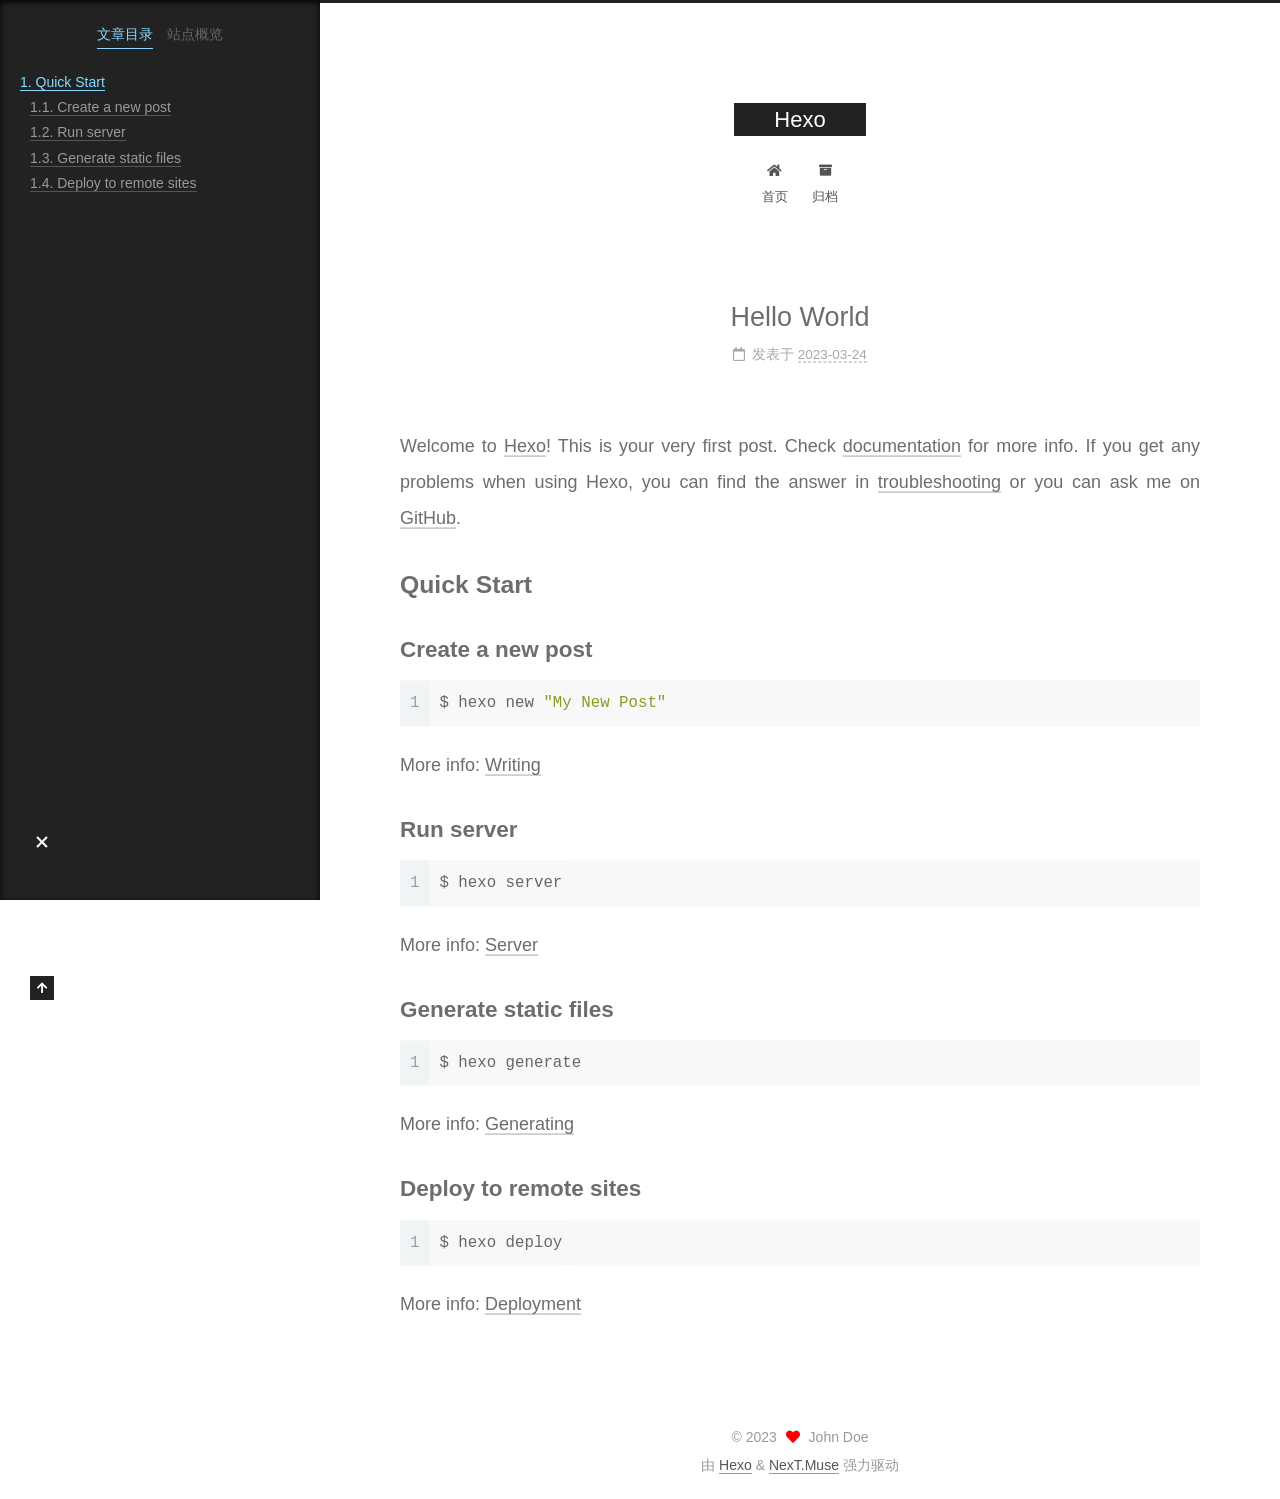
<file: 2023/03/24/hello-world/index.html>
<!DOCTYPE html>
<html lang="zh-CN">
<head>
  <meta charset="UTF-8">
<meta name="viewport" content="width=device-width, initial-scale=1, maximum-scale=2">
<meta name="theme-color" content="#222">
<meta name="generator" content="Hexo 6.3.0">
  <link rel="apple-touch-icon" sizes="180x180" href="/images/apple-touch-icon-next.png">
  <link rel="icon" type="image/png" sizes="32x32" href="/images/favicon-32x32-next.png">
  <link rel="icon" type="image/png" sizes="16x16" href="/images/favicon-16x16-next.png">
  <link rel="mask-icon" href="/images/logo.svg" color="#222">

<link rel="stylesheet" href="/css/main.css">


<link rel="stylesheet" href="/lib/font-awesome/css/all.min.css">

<script id="hexo-configurations">
    var NexT = window.NexT || {};
    var CONFIG = {"hostname":"example.com","root":"/","scheme":"Muse","version":"7.8.0","exturl":false,"sidebar":{"position":"left","display":"post","padding":18,"offset":12,"onmobile":false},"copycode":{"enable":false,"show_result":false,"style":null},"back2top":{"enable":true,"sidebar":false,"scrollpercent":false},"bookmark":{"enable":false,"color":"#222","save":"auto"},"fancybox":false,"mediumzoom":false,"lazyload":false,"pangu":false,"comments":{"style":"tabs","active":null,"storage":true,"lazyload":false,"nav":null},"algolia":{"hits":{"per_page":10},"labels":{"input_placeholder":"Search for Posts","hits_empty":"We didn't find any results for the search: ${query}","hits_stats":"${hits} results found in ${time} ms"}},"localsearch":{"enable":false,"trigger":"auto","top_n_per_article":1,"unescape":false,"preload":false},"motion":{"enable":true,"async":false,"transition":{"post_block":"fadeIn","post_header":"slideDownIn","post_body":"slideDownIn","coll_header":"slideLeftIn","sidebar":"slideUpIn"}}};
  </script>

  <meta name="description" content="Welcome to Hexo! This is your very first post. Check documentation for more info. If you get any problems when using Hexo, you can find the answer in troubleshooting or you can ask me on GitHub. Quick">
<meta property="og:type" content="article">
<meta property="og:title" content="Hello World">
<meta property="og:url" content="http://example.com/2023/03/24/hello-world/index.html">
<meta property="og:site_name" content="Hexo">
<meta property="og:description" content="Welcome to Hexo! This is your very first post. Check documentation for more info. If you get any problems when using Hexo, you can find the answer in troubleshooting or you can ask me on GitHub. Quick">
<meta property="og:locale" content="zh_CN">
<meta property="article:published_time" content="2023-03-23T16:18:30.487Z">
<meta property="article:modified_time" content="2023-03-23T16:18:30.487Z">
<meta property="article:author" content="John Doe">
<meta name="twitter:card" content="summary">

<link rel="canonical" href="http://example.com/2023/03/24/hello-world/">


<script id="page-configurations">
  // https://hexo.io/docs/variables.html
  CONFIG.page = {
    sidebar: "",
    isHome : false,
    isPost : true,
    lang   : 'zh-CN'
  };
</script>

  <title>Hello World | Hexo</title>
  






  <noscript>
  <style>
  .use-motion .brand,
  .use-motion .menu-item,
  .sidebar-inner,
  .use-motion .post-block,
  .use-motion .pagination,
  .use-motion .comments,
  .use-motion .post-header,
  .use-motion .post-body,
  .use-motion .collection-header { opacity: initial; }

  .use-motion .site-title,
  .use-motion .site-subtitle {
    opacity: initial;
    top: initial;
  }

  .use-motion .logo-line-before i { left: initial; }
  .use-motion .logo-line-after i { right: initial; }
  </style>
</noscript>

</head>

<body itemscope itemtype="http://schema.org/WebPage">
  <div class="container use-motion">
    <div class="headband"></div>

    <header class="header" itemscope itemtype="http://schema.org/WPHeader">
      <div class="header-inner"><div class="site-brand-container">
  <div class="site-nav-toggle">
    <div class="toggle" aria-label="切换导航栏">
      <span class="toggle-line toggle-line-first"></span>
      <span class="toggle-line toggle-line-middle"></span>
      <span class="toggle-line toggle-line-last"></span>
    </div>
  </div>

  <div class="site-meta">

    <a href="/" class="brand" rel="start">
      <span class="logo-line-before"><i></i></span>
      <h1 class="site-title">Hexo</h1>
      <span class="logo-line-after"><i></i></span>
    </a>
  </div>

  <div class="site-nav-right">
    <div class="toggle popup-trigger">
    </div>
  </div>
</div>




<nav class="site-nav">
  <ul id="menu" class="main-menu menu">
        <li class="menu-item menu-item-home">

    <a href="/" rel="section"><i class="fa fa-home fa-fw"></i>首页</a>

  </li>
        <li class="menu-item menu-item-archives">

    <a href="/archives/" rel="section"><i class="fa fa-archive fa-fw"></i>归档</a>

  </li>
  </ul>
</nav>




</div>
    </header>

    
  <div class="back-to-top">
    <i class="fa fa-arrow-up"></i>
    <span>0%</span>
  </div>


    <main class="main">
      <div class="main-inner">
        <div class="content-wrap">
          

          <div class="content post posts-expand">
            

    
  
  
  <article itemscope itemtype="http://schema.org/Article" class="post-block" lang="zh-CN">
    <link itemprop="mainEntityOfPage" href="http://example.com/2023/03/24/hello-world/">

    <span hidden itemprop="author" itemscope itemtype="http://schema.org/Person">
      <meta itemprop="image" content="/images/avatar.gif">
      <meta itemprop="name" content="John Doe">
      <meta itemprop="description" content="">
    </span>

    <span hidden itemprop="publisher" itemscope itemtype="http://schema.org/Organization">
      <meta itemprop="name" content="Hexo">
    </span>
      <header class="post-header">
        <h1 class="post-title" itemprop="name headline">
          Hello World
        </h1>

        <div class="post-meta">
            <span class="post-meta-item">
              <span class="post-meta-item-icon">
                <i class="far fa-calendar"></i>
              </span>
              <span class="post-meta-item-text">发表于</span>

              <time title="创建时间：2023-03-24 00:18:30" itemprop="dateCreated datePublished" datetime="2023-03-24T00:18:30+08:00">2023-03-24</time>
            </span>

          

        </div>
      </header>

    
    
    
    <div class="post-body" itemprop="articleBody">

      
        <p>Welcome to <a target="_blank" rel="noopener" href="https://hexo.io/">Hexo</a>! This is your very first post. Check <a target="_blank" rel="noopener" href="https://hexo.io/docs/">documentation</a> for more info. If you get any problems when using Hexo, you can find the answer in <a target="_blank" rel="noopener" href="https://hexo.io/docs/troubleshooting.html">troubleshooting</a> or you can ask me on <a target="_blank" rel="noopener" href="https://github.com/hexojs/hexo/issues">GitHub</a>.</p>
<h2 id="Quick-Start"><a href="#Quick-Start" class="headerlink" title="Quick Start"></a>Quick Start</h2><h3 id="Create-a-new-post"><a href="#Create-a-new-post" class="headerlink" title="Create a new post"></a>Create a new post</h3><figure class="highlight bash"><table><tr><td class="gutter"><pre><span class="line">1</span><br></pre></td><td class="code"><pre><span class="line">$ hexo new <span class="string">&quot;My New Post&quot;</span></span><br></pre></td></tr></table></figure>

<p>More info: <a target="_blank" rel="noopener" href="https://hexo.io/docs/writing.html">Writing</a></p>
<h3 id="Run-server"><a href="#Run-server" class="headerlink" title="Run server"></a>Run server</h3><figure class="highlight bash"><table><tr><td class="gutter"><pre><span class="line">1</span><br></pre></td><td class="code"><pre><span class="line">$ hexo server</span><br></pre></td></tr></table></figure>

<p>More info: <a target="_blank" rel="noopener" href="https://hexo.io/docs/server.html">Server</a></p>
<h3 id="Generate-static-files"><a href="#Generate-static-files" class="headerlink" title="Generate static files"></a>Generate static files</h3><figure class="highlight bash"><table><tr><td class="gutter"><pre><span class="line">1</span><br></pre></td><td class="code"><pre><span class="line">$ hexo generate</span><br></pre></td></tr></table></figure>

<p>More info: <a target="_blank" rel="noopener" href="https://hexo.io/docs/generating.html">Generating</a></p>
<h3 id="Deploy-to-remote-sites"><a href="#Deploy-to-remote-sites" class="headerlink" title="Deploy to remote sites"></a>Deploy to remote sites</h3><figure class="highlight bash"><table><tr><td class="gutter"><pre><span class="line">1</span><br></pre></td><td class="code"><pre><span class="line">$ hexo deploy</span><br></pre></td></tr></table></figure>

<p>More info: <a target="_blank" rel="noopener" href="https://hexo.io/docs/one-command-deployment.html">Deployment</a></p>

    </div>

    
    
    

      <footer class="post-footer">

        


        
      </footer>
    
  </article>
  
  
  



          </div>
          

<script>
  window.addEventListener('tabs:register', () => {
    let { activeClass } = CONFIG.comments;
    if (CONFIG.comments.storage) {
      activeClass = localStorage.getItem('comments_active') || activeClass;
    }
    if (activeClass) {
      let activeTab = document.querySelector(`a[href="#comment-${activeClass}"]`);
      if (activeTab) {
        activeTab.click();
      }
    }
  });
  if (CONFIG.comments.storage) {
    window.addEventListener('tabs:click', event => {
      if (!event.target.matches('.tabs-comment .tab-content .tab-pane')) return;
      let commentClass = event.target.classList[1];
      localStorage.setItem('comments_active', commentClass);
    });
  }
</script>

        </div>
          
  
  <div class="toggle sidebar-toggle">
    <span class="toggle-line toggle-line-first"></span>
    <span class="toggle-line toggle-line-middle"></span>
    <span class="toggle-line toggle-line-last"></span>
  </div>

  <aside class="sidebar">
    <div class="sidebar-inner">

      <ul class="sidebar-nav motion-element">
        <li class="sidebar-nav-toc">
          文章目录
        </li>
        <li class="sidebar-nav-overview">
          站点概览
        </li>
      </ul>

      <!--noindex-->
      <div class="post-toc-wrap sidebar-panel">
          <div class="post-toc motion-element"><ol class="nav"><li class="nav-item nav-level-2"><a class="nav-link" href="#Quick-Start"><span class="nav-number">1.</span> <span class="nav-text">Quick Start</span></a><ol class="nav-child"><li class="nav-item nav-level-3"><a class="nav-link" href="#Create-a-new-post"><span class="nav-number">1.1.</span> <span class="nav-text">Create a new post</span></a></li><li class="nav-item nav-level-3"><a class="nav-link" href="#Run-server"><span class="nav-number">1.2.</span> <span class="nav-text">Run server</span></a></li><li class="nav-item nav-level-3"><a class="nav-link" href="#Generate-static-files"><span class="nav-number">1.3.</span> <span class="nav-text">Generate static files</span></a></li><li class="nav-item nav-level-3"><a class="nav-link" href="#Deploy-to-remote-sites"><span class="nav-number">1.4.</span> <span class="nav-text">Deploy to remote sites</span></a></li></ol></li></ol></div>
      </div>
      <!--/noindex-->

      <div class="site-overview-wrap sidebar-panel">
        <div class="site-author motion-element" itemprop="author" itemscope itemtype="http://schema.org/Person">
  <p class="site-author-name" itemprop="name">John Doe</p>
  <div class="site-description" itemprop="description"></div>
</div>
<div class="site-state-wrap motion-element">
  <nav class="site-state">
      <div class="site-state-item site-state-posts">
          <a href="/archives/">
        
          <span class="site-state-item-count">1</span>
          <span class="site-state-item-name">日志</span>
        </a>
      </div>
  </nav>
</div>



      </div>

    </div>
  </aside>
  <div id="sidebar-dimmer"></div>


      </div>
    </main>

    <footer class="footer">
      <div class="footer-inner">
        

        

<div class="copyright">
  
  &copy; 
  <span itemprop="copyrightYear">2023</span>
  <span class="with-love">
    <i class="fa fa-heart"></i>
  </span>
  <span class="author" itemprop="copyrightHolder">John Doe</span>
</div>
  <div class="powered-by">由 <a href="https://hexo.io/" class="theme-link" rel="noopener" target="_blank">Hexo</a> & <a href="https://muse.theme-next.org/" class="theme-link" rel="noopener" target="_blank">NexT.Muse</a> 强力驱动
  </div>

        








      </div>
    </footer>
  </div>

  
  <script src="/lib/anime.min.js"></script>
  <script src="/lib/velocity/velocity.min.js"></script>
  <script src="/lib/velocity/velocity.ui.min.js"></script>

<script src="/js/utils.js"></script>

<script src="/js/motion.js"></script>


<script src="/js/schemes/muse.js"></script>


<script src="/js/next-boot.js"></script>




  















  

  

</body>
</html>
</file>
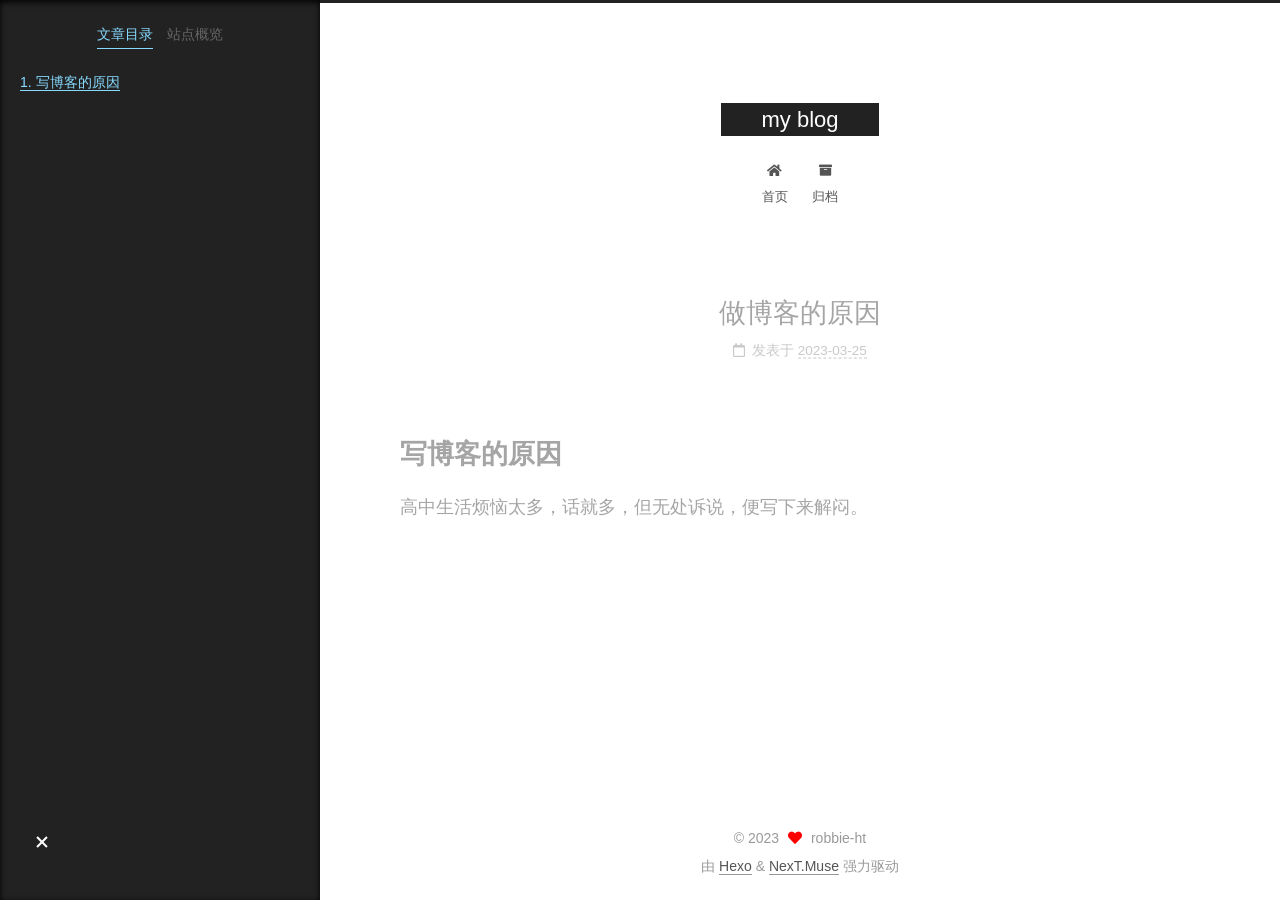
<file: 2023/03/25/做博客的原因/index.html>
<!DOCTYPE html>
<html lang="zh-CN">
<head>
  <meta charset="UTF-8">
<meta name="viewport" content="width=device-width, initial-scale=1, maximum-scale=2">
<meta name="theme-color" content="#222">
<meta name="generator" content="Hexo 6.3.0">
  <link rel="apple-touch-icon" sizes="180x180" href="/images/apple-touch-icon-next.png">
  <link rel="icon" type="image/png" sizes="32x32" href="/images/favicon-32x32-next.png">
  <link rel="icon" type="image/png" sizes="16x16" href="/images/favicon-16x16-next.png">
  <link rel="mask-icon" href="/images/logo.svg" color="#222">

<link rel="stylesheet" href="/css/main.css">


<link rel="stylesheet" href="/lib/font-awesome/css/all.min.css">

<script id="hexo-configurations">
    var NexT = window.NexT || {};
    var CONFIG = {"hostname":"example.com","root":"/","scheme":"Muse","version":"7.8.0","exturl":false,"sidebar":{"position":"left","display":"post","padding":18,"offset":12,"onmobile":false},"copycode":{"enable":false,"show_result":false,"style":null},"back2top":{"enable":true,"sidebar":false,"scrollpercent":false},"bookmark":{"enable":false,"color":"#222","save":"auto"},"fancybox":false,"mediumzoom":false,"lazyload":false,"pangu":false,"comments":{"style":"tabs","active":null,"storage":true,"lazyload":false,"nav":null},"algolia":{"hits":{"per_page":10},"labels":{"input_placeholder":"Search for Posts","hits_empty":"We didn't find any results for the search: ${query}","hits_stats":"${hits} results found in ${time} ms"}},"localsearch":{"enable":false,"trigger":"auto","top_n_per_article":1,"unescape":false,"preload":false},"motion":{"enable":true,"async":false,"transition":{"post_block":"fadeIn","post_header":"slideDownIn","post_body":"slideDownIn","coll_header":"slideLeftIn","sidebar":"slideUpIn"}}};
  </script>

  <meta name="description" content="写博客的原因高中生活烦恼太多，话就多，但无处诉说，便写下来解闷。">
<meta property="og:type" content="article">
<meta property="og:title" content="做博客的原因">
<meta property="og:url" content="http://example.com/2023/03/25/%E5%81%9A%E5%8D%9A%E5%AE%A2%E7%9A%84%E5%8E%9F%E5%9B%A0/index.html">
<meta property="og:site_name" content="my blog">
<meta property="og:description" content="写博客的原因高中生活烦恼太多，话就多，但无处诉说，便写下来解闷。">
<meta property="og:locale" content="zh_CN">
<meta property="article:published_time" content="2023-03-25T04:45:33.000Z">
<meta property="article:modified_time" content="2023-03-25T04:45:55.623Z">
<meta property="article:author" content="robbie-ht">
<meta name="twitter:card" content="summary">

<link rel="canonical" href="http://example.com/2023/03/25/%E5%81%9A%E5%8D%9A%E5%AE%A2%E7%9A%84%E5%8E%9F%E5%9B%A0/">


<script id="page-configurations">
  // https://hexo.io/docs/variables.html
  CONFIG.page = {
    sidebar: "",
    isHome : false,
    isPost : true,
    lang   : 'zh-CN'
  };
</script>

  <title>做博客的原因 | my blog</title>
  






  <noscript>
  <style>
  .use-motion .brand,
  .use-motion .menu-item,
  .sidebar-inner,
  .use-motion .post-block,
  .use-motion .pagination,
  .use-motion .comments,
  .use-motion .post-header,
  .use-motion .post-body,
  .use-motion .collection-header { opacity: initial; }

  .use-motion .site-title,
  .use-motion .site-subtitle {
    opacity: initial;
    top: initial;
  }

  .use-motion .logo-line-before i { left: initial; }
  .use-motion .logo-line-after i { right: initial; }
  </style>
</noscript>

</head>

<body itemscope itemtype="http://schema.org/WebPage">
  <div class="container use-motion">
    <div class="headband"></div>

    <header class="header" itemscope itemtype="http://schema.org/WPHeader">
      <div class="header-inner"><div class="site-brand-container">
  <div class="site-nav-toggle">
    <div class="toggle" aria-label="切换导航栏">
      <span class="toggle-line toggle-line-first"></span>
      <span class="toggle-line toggle-line-middle"></span>
      <span class="toggle-line toggle-line-last"></span>
    </div>
  </div>

  <div class="site-meta">

    <a href="/" class="brand" rel="start">
      <span class="logo-line-before"><i></i></span>
      <h1 class="site-title">my blog</h1>
      <span class="logo-line-after"><i></i></span>
    </a>
  </div>

  <div class="site-nav-right">
    <div class="toggle popup-trigger">
    </div>
  </div>
</div>




<nav class="site-nav">
  <ul id="menu" class="main-menu menu">
        <li class="menu-item menu-item-home">

    <a href="/" rel="section"><i class="fa fa-home fa-fw"></i>首页</a>

  </li>
        <li class="menu-item menu-item-archives">

    <a href="/archives/" rel="section"><i class="fa fa-archive fa-fw"></i>归档</a>

  </li>
  </ul>
</nav>




</div>
    </header>

    
  <div class="back-to-top">
    <i class="fa fa-arrow-up"></i>
    <span>0%</span>
  </div>


    <main class="main">
      <div class="main-inner">
        <div class="content-wrap">
          

          <div class="content post posts-expand">
            

    
  
  
  <article itemscope itemtype="http://schema.org/Article" class="post-block" lang="zh-CN">
    <link itemprop="mainEntityOfPage" href="http://example.com/2023/03/25/%E5%81%9A%E5%8D%9A%E5%AE%A2%E7%9A%84%E5%8E%9F%E5%9B%A0/">

    <span hidden itemprop="author" itemscope itemtype="http://schema.org/Person">
      <meta itemprop="image" content="/images/avatar.gif">
      <meta itemprop="name" content="robbie-ht">
      <meta itemprop="description" content="">
    </span>

    <span hidden itemprop="publisher" itemscope itemtype="http://schema.org/Organization">
      <meta itemprop="name" content="my blog">
    </span>
      <header class="post-header">
        <h1 class="post-title" itemprop="name headline">
          做博客的原因
        </h1>

        <div class="post-meta">
            <span class="post-meta-item">
              <span class="post-meta-item-icon">
                <i class="far fa-calendar"></i>
              </span>
              <span class="post-meta-item-text">发表于</span>
              

              <time title="创建时间：2023-03-25 12:45:33 / 修改时间：12:45:55" itemprop="dateCreated datePublished" datetime="2023-03-25T12:45:33+08:00">2023-03-25</time>
            </span>

          

        </div>
      </header>

    
    
    
    <div class="post-body" itemprop="articleBody">

      
        <h1 id="写博客的原因"><a href="#写博客的原因" class="headerlink" title="写博客的原因"></a>写博客的原因</h1><p>高中生活烦恼太多，话就多，但无处诉说，便写下来解闷。</p>

    </div>

    
    
    

      <footer class="post-footer">

        


        
      </footer>
    
  </article>
  
  
  



          </div>
          

<script>
  window.addEventListener('tabs:register', () => {
    let { activeClass } = CONFIG.comments;
    if (CONFIG.comments.storage) {
      activeClass = localStorage.getItem('comments_active') || activeClass;
    }
    if (activeClass) {
      let activeTab = document.querySelector(`a[href="#comment-${activeClass}"]`);
      if (activeTab) {
        activeTab.click();
      }
    }
  });
  if (CONFIG.comments.storage) {
    window.addEventListener('tabs:click', event => {
      if (!event.target.matches('.tabs-comment .tab-content .tab-pane')) return;
      let commentClass = event.target.classList[1];
      localStorage.setItem('comments_active', commentClass);
    });
  }
</script>

        </div>
          
  
  <div class="toggle sidebar-toggle">
    <span class="toggle-line toggle-line-first"></span>
    <span class="toggle-line toggle-line-middle"></span>
    <span class="toggle-line toggle-line-last"></span>
  </div>

  <aside class="sidebar">
    <div class="sidebar-inner">

      <ul class="sidebar-nav motion-element">
        <li class="sidebar-nav-toc">
          文章目录
        </li>
        <li class="sidebar-nav-overview">
          站点概览
        </li>
      </ul>

      <!--noindex-->
      <div class="post-toc-wrap sidebar-panel">
          <div class="post-toc motion-element"><ol class="nav"><li class="nav-item nav-level-1"><a class="nav-link" href="#%E5%86%99%E5%8D%9A%E5%AE%A2%E7%9A%84%E5%8E%9F%E5%9B%A0"><span class="nav-number">1.</span> <span class="nav-text">写博客的原因</span></a></li></ol></div>
      </div>
      <!--/noindex-->

      <div class="site-overview-wrap sidebar-panel">
        <div class="site-author motion-element" itemprop="author" itemscope itemtype="http://schema.org/Person">
  <p class="site-author-name" itemprop="name">robbie-ht</p>
  <div class="site-description" itemprop="description"></div>
</div>
<div class="site-state-wrap motion-element">
  <nav class="site-state">
      <div class="site-state-item site-state-posts">
          <a href="/archives/">
        
          <span class="site-state-item-count">1</span>
          <span class="site-state-item-name">日志</span>
        </a>
      </div>
  </nav>
</div>



      </div>

    </div>
  </aside>
  <div id="sidebar-dimmer"></div>


      </div>
    </main>

    <footer class="footer">
      <div class="footer-inner">
        

        

<div class="copyright">
  
  &copy; 
  <span itemprop="copyrightYear">2023</span>
  <span class="with-love">
    <i class="fa fa-heart"></i>
  </span>
  <span class="author" itemprop="copyrightHolder">robbie-ht</span>
</div>
  <div class="powered-by">由 <a href="https://hexo.io/" class="theme-link" rel="noopener" target="_blank">Hexo</a> & <a href="https://muse.theme-next.org/" class="theme-link" rel="noopener" target="_blank">NexT.Muse</a> 强力驱动
  </div>

        








      </div>
    </footer>
  </div>

  
  <script src="/lib/anime.min.js"></script>
  <script src="/lib/velocity/velocity.min.js"></script>
  <script src="/lib/velocity/velocity.ui.min.js"></script>

<script src="/js/utils.js"></script>

<script src="/js/motion.js"></script>


<script src="/js/schemes/muse.js"></script>


<script src="/js/next-boot.js"></script>




  















  

  

</body>
</html>
</file>
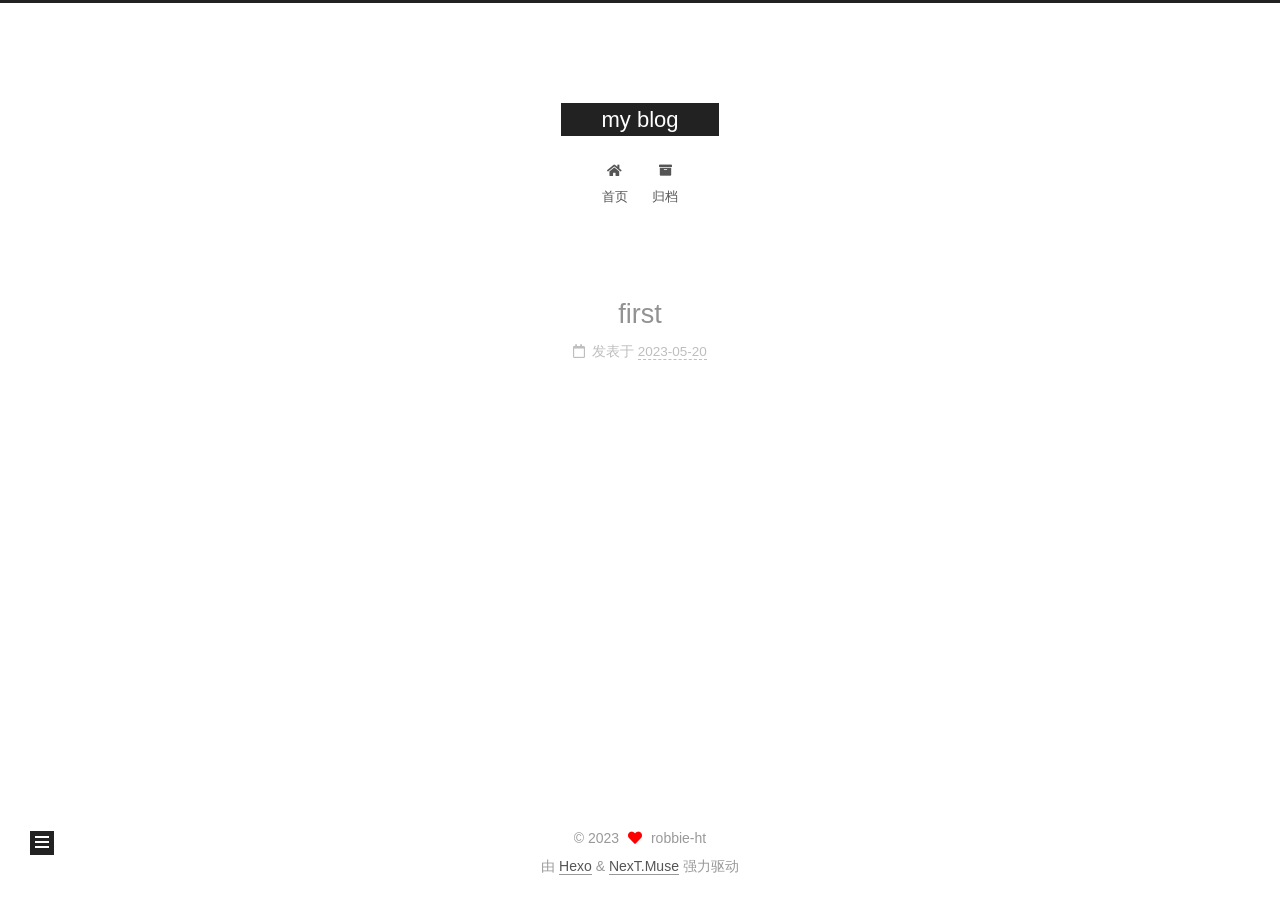
<file: 2023/05/20/first/index.html>
<!DOCTYPE html>
<html lang="zh-CN">
<head>
  <meta charset="UTF-8">
<meta name="viewport" content="width=device-width, initial-scale=1, maximum-scale=2">
<meta name="theme-color" content="#222">
<meta name="generator" content="Hexo 6.3.0">
  <link rel="apple-touch-icon" sizes="180x180" href="/images/apple-touch-icon-next.png">
  <link rel="icon" type="image/png" sizes="32x32" href="/images/favicon-32x32-next.png">
  <link rel="icon" type="image/png" sizes="16x16" href="/images/favicon-16x16-next.png">
  <link rel="mask-icon" href="/images/logo.svg" color="#222">

<link rel="stylesheet" href="/css/main.css">


<link rel="stylesheet" href="/lib/font-awesome/css/all.min.css">

<script id="hexo-configurations">
    var NexT = window.NexT || {};
    var CONFIG = {"hostname":"example.com","root":"/","scheme":"Muse","version":"7.8.0","exturl":false,"sidebar":{"position":"left","display":"post","padding":18,"offset":12,"onmobile":false},"copycode":{"enable":false,"show_result":false,"style":null},"back2top":{"enable":true,"sidebar":false,"scrollpercent":false},"bookmark":{"enable":false,"color":"#222","save":"auto"},"fancybox":false,"mediumzoom":false,"lazyload":false,"pangu":false,"comments":{"style":"tabs","active":null,"storage":true,"lazyload":false,"nav":null},"algolia":{"hits":{"per_page":10},"labels":{"input_placeholder":"Search for Posts","hits_empty":"We didn't find any results for the search: ${query}","hits_stats":"${hits} results found in ${time} ms"}},"localsearch":{"enable":false,"trigger":"auto","top_n_per_article":1,"unescape":false,"preload":false},"motion":{"enable":true,"async":false,"transition":{"post_block":"fadeIn","post_header":"slideDownIn","post_body":"slideDownIn","coll_header":"slideLeftIn","sidebar":"slideUpIn"}}};
  </script>

  <meta property="og:type" content="article">
<meta property="og:title" content="first">
<meta property="og:url" content="http://example.com/2023/05/20/first/index.html">
<meta property="og:site_name" content="my blog">
<meta property="og:locale" content="zh_CN">
<meta property="article:published_time" content="2023-05-20T15:10:44.000Z">
<meta property="article:modified_time" content="2023-05-20T15:10:44.159Z">
<meta property="article:author" content="robbie-ht">
<meta name="twitter:card" content="summary">

<link rel="canonical" href="http://example.com/2023/05/20/first/">


<script id="page-configurations">
  // https://hexo.io/docs/variables.html
  CONFIG.page = {
    sidebar: "",
    isHome : false,
    isPost : true,
    lang   : 'zh-CN'
  };
</script>

  <title>first | my blog</title>
  






  <noscript>
  <style>
  .use-motion .brand,
  .use-motion .menu-item,
  .sidebar-inner,
  .use-motion .post-block,
  .use-motion .pagination,
  .use-motion .comments,
  .use-motion .post-header,
  .use-motion .post-body,
  .use-motion .collection-header { opacity: initial; }

  .use-motion .site-title,
  .use-motion .site-subtitle {
    opacity: initial;
    top: initial;
  }

  .use-motion .logo-line-before i { left: initial; }
  .use-motion .logo-line-after i { right: initial; }
  </style>
</noscript>

</head>

<body itemscope itemtype="http://schema.org/WebPage">
  <div class="container use-motion">
    <div class="headband"></div>

    <header class="header" itemscope itemtype="http://schema.org/WPHeader">
      <div class="header-inner"><div class="site-brand-container">
  <div class="site-nav-toggle">
    <div class="toggle" aria-label="切换导航栏">
      <span class="toggle-line toggle-line-first"></span>
      <span class="toggle-line toggle-line-middle"></span>
      <span class="toggle-line toggle-line-last"></span>
    </div>
  </div>

  <div class="site-meta">

    <a href="/" class="brand" rel="start">
      <span class="logo-line-before"><i></i></span>
      <h1 class="site-title">my blog</h1>
      <span class="logo-line-after"><i></i></span>
    </a>
  </div>

  <div class="site-nav-right">
    <div class="toggle popup-trigger">
    </div>
  </div>
</div>




<nav class="site-nav">
  <ul id="menu" class="main-menu menu">
        <li class="menu-item menu-item-home">

    <a href="/" rel="section"><i class="fa fa-home fa-fw"></i>首页</a>

  </li>
        <li class="menu-item menu-item-archives">

    <a href="/archives/" rel="section"><i class="fa fa-archive fa-fw"></i>归档</a>

  </li>
  </ul>
</nav>




</div>
    </header>

    
  <div class="back-to-top">
    <i class="fa fa-arrow-up"></i>
    <span>0%</span>
  </div>


    <main class="main">
      <div class="main-inner">
        <div class="content-wrap">
          

          <div class="content post posts-expand">
            

    
  
  
  <article itemscope itemtype="http://schema.org/Article" class="post-block" lang="zh-CN">
    <link itemprop="mainEntityOfPage" href="http://example.com/2023/05/20/first/">

    <span hidden itemprop="author" itemscope itemtype="http://schema.org/Person">
      <meta itemprop="image" content="/images/avatar.gif">
      <meta itemprop="name" content="robbie-ht">
      <meta itemprop="description" content="">
    </span>

    <span hidden itemprop="publisher" itemscope itemtype="http://schema.org/Organization">
      <meta itemprop="name" content="my blog">
    </span>
      <header class="post-header">
        <h1 class="post-title" itemprop="name headline">
          first
        </h1>

        <div class="post-meta">
            <span class="post-meta-item">
              <span class="post-meta-item-icon">
                <i class="far fa-calendar"></i>
              </span>
              <span class="post-meta-item-text">发表于</span>

              <time title="创建时间：2023-05-20 23:10:44" itemprop="dateCreated datePublished" datetime="2023-05-20T23:10:44+08:00">2023-05-20</time>
            </span>

          

        </div>
      </header>

    
    
    
    <div class="post-body" itemprop="articleBody">

      
        
    </div>

    
    
    

      <footer class="post-footer">

        


        
      </footer>
    
  </article>
  
  
  



          </div>
          

<script>
  window.addEventListener('tabs:register', () => {
    let { activeClass } = CONFIG.comments;
    if (CONFIG.comments.storage) {
      activeClass = localStorage.getItem('comments_active') || activeClass;
    }
    if (activeClass) {
      let activeTab = document.querySelector(`a[href="#comment-${activeClass}"]`);
      if (activeTab) {
        activeTab.click();
      }
    }
  });
  if (CONFIG.comments.storage) {
    window.addEventListener('tabs:click', event => {
      if (!event.target.matches('.tabs-comment .tab-content .tab-pane')) return;
      let commentClass = event.target.classList[1];
      localStorage.setItem('comments_active', commentClass);
    });
  }
</script>

        </div>
          
  
  <div class="toggle sidebar-toggle">
    <span class="toggle-line toggle-line-first"></span>
    <span class="toggle-line toggle-line-middle"></span>
    <span class="toggle-line toggle-line-last"></span>
  </div>

  <aside class="sidebar">
    <div class="sidebar-inner">

      <ul class="sidebar-nav motion-element">
        <li class="sidebar-nav-toc">
          文章目录
        </li>
        <li class="sidebar-nav-overview">
          站点概览
        </li>
      </ul>

      <!--noindex-->
      <div class="post-toc-wrap sidebar-panel">
      </div>
      <!--/noindex-->

      <div class="site-overview-wrap sidebar-panel">
        <div class="site-author motion-element" itemprop="author" itemscope itemtype="http://schema.org/Person">
  <p class="site-author-name" itemprop="name">robbie-ht</p>
  <div class="site-description" itemprop="description"></div>
</div>
<div class="site-state-wrap motion-element">
  <nav class="site-state">
      <div class="site-state-item site-state-posts">
          <a href="/archives/">
        
          <span class="site-state-item-count">1</span>
          <span class="site-state-item-name">日志</span>
        </a>
      </div>
  </nav>
</div>



      </div>

    </div>
  </aside>
  <div id="sidebar-dimmer"></div>


      </div>
    </main>

    <footer class="footer">
      <div class="footer-inner">
        

        

<div class="copyright">
  
  &copy; 
  <span itemprop="copyrightYear">2023</span>
  <span class="with-love">
    <i class="fa fa-heart"></i>
  </span>
  <span class="author" itemprop="copyrightHolder">robbie-ht</span>
</div>
  <div class="powered-by">由 <a href="https://hexo.io/" class="theme-link" rel="noopener" target="_blank">Hexo</a> & <a href="https://muse.theme-next.org/" class="theme-link" rel="noopener" target="_blank">NexT.Muse</a> 强力驱动
  </div>

        








      </div>
    </footer>
  </div>

  
  <script src="/lib/anime.min.js"></script>
  <script src="/lib/velocity/velocity.min.js"></script>
  <script src="/lib/velocity/velocity.ui.min.js"></script>

<script src="/js/utils.js"></script>

<script src="/js/motion.js"></script>


<script src="/js/schemes/muse.js"></script>


<script src="/js/next-boot.js"></script>




  















  

  

</body>
</html>
</file>
<file: css/main.css>
:root {
  --body-bg-color: #fff;
  --content-bg-color: #fff;
  --card-bg-color: #f5f5f5;
  --text-color: #555;
  --blockquote-color: #666;
  --link-color: #555;
  --link-hover-color: #222;
  --brand-color: #fff;
  --brand-hover-color: #fff;
  --table-row-odd-bg-color: #f9f9f9;
  --table-row-hover-bg-color: #f5f5f5;
  --menu-item-bg-color: #f5f5f5;
  --btn-default-bg: #222;
  --btn-default-color: #fff;
  --btn-default-border-color: #222;
  --btn-default-hover-bg: #fff;
  --btn-default-hover-color: #222;
  --btn-default-hover-border-color: #222;
}
html {
  line-height: 1.15; /* 1 */
  -webkit-text-size-adjust: 100%; /* 2 */
}
body {
  margin: 0;
}
main {
  display: block;
}
h1 {
  font-size: 2em;
  margin: 0.67em 0;
}
hr {
  box-sizing: content-box; /* 1 */
  height: 0; /* 1 */
  overflow: visible; /* 2 */
}
pre {
  font-family: monospace, monospace; /* 1 */
  font-size: 1em; /* 2 */
}
a {
  background: transparent;
}
abbr[title] {
  border-bottom: none; /* 1 */
  text-decoration: underline; /* 2 */
  text-decoration: underline dotted; /* 2 */
}
b,
strong {
  font-weight: bolder;
}
code,
kbd,
samp {
  font-family: monospace, monospace; /* 1 */
  font-size: 1em; /* 2 */
}
small {
  font-size: 80%;
}
sub,
sup {
  font-size: 75%;
  line-height: 0;
  position: relative;
  vertical-align: baseline;
}
sub {
  bottom: -0.25em;
}
sup {
  top: -0.5em;
}
img {
  border-style: none;
}
button,
input,
optgroup,
select,
textarea {
  font-family: inherit; /* 1 */
  font-size: 100%; /* 1 */
  line-height: 1.15; /* 1 */
  margin: 0; /* 2 */
}
button,
input {
/* 1 */
  overflow: visible;
}
button,
select {
/* 1 */
  text-transform: none;
}
button,
[type='button'],
[type='reset'],
[type='submit'] {
  -webkit-appearance: button;
}
button::-moz-focus-inner,
[type='button']::-moz-focus-inner,
[type='reset']::-moz-focus-inner,
[type='submit']::-moz-focus-inner {
  border-style: none;
  padding: 0;
}
button:-moz-focusring,
[type='button']:-moz-focusring,
[type='reset']:-moz-focusring,
[type='submit']:-moz-focusring {
  outline: 1px dotted ButtonText;
}
fieldset {
  padding: 0.35em 0.75em 0.625em;
}
legend {
  box-sizing: border-box; /* 1 */
  color: inherit; /* 2 */
  display: table; /* 1 */
  max-width: 100%; /* 1 */
  padding: 0; /* 3 */
  white-space: normal; /* 1 */
}
progress {
  vertical-align: baseline;
}
textarea {
  overflow: auto;
}
[type='checkbox'],
[type='radio'] {
  box-sizing: border-box; /* 1 */
  padding: 0; /* 2 */
}
[type='number']::-webkit-inner-spin-button,
[type='number']::-webkit-outer-spin-button {
  height: auto;
}
[type='search'] {
  outline-offset: -2px; /* 2 */
  -webkit-appearance: textfield; /* 1 */
}
[type='search']::-webkit-search-decoration {
  -webkit-appearance: none;
}
::-webkit-file-upload-button {
  font: inherit; /* 2 */
  -webkit-appearance: button; /* 1 */
}
details {
  display: block;
}
summary {
  display: list-item;
}
template {
  display: none;
}
[hidden] {
  display: none;
}
::selection {
  background: #262a30;
  color: #eee;
}
html,
body {
  height: 100%;
}
body {
  background: var(--body-bg-color);
  color: var(--text-color);
  font-family: 'Lato', "PingFang SC", "Microsoft YaHei", sans-serif;
  font-size: 1em;
  line-height: 2;
}
@media (max-width: 991px) {
  body {
    padding-left: 0 !important;
    padding-right: 0 !important;
  }
}
h1,
h2,
h3,
h4,
h5,
h6 {
  font-family: 'Lato', "PingFang SC", "Microsoft YaHei", sans-serif;
  font-weight: bold;
  line-height: 1.5;
  margin: 20px 0 15px;
}
h1 {
  font-size: 1.5em;
}
h2 {
  font-size: 1.375em;
}
h3 {
  font-size: 1.25em;
}
h4 {
  font-size: 1.125em;
}
h5 {
  font-size: 1em;
}
h6 {
  font-size: 0.875em;
}
p {
  margin: 0 0 20px 0;
}
a,
span.exturl {
  border-bottom: 1px solid #999;
  color: var(--link-color);
  outline: 0;
  text-decoration: none;
  overflow-wrap: break-word;
  word-wrap: break-word;
  cursor: pointer;
}
a:hover,
span.exturl:hover {
  border-bottom-color: var(--link-hover-color);
  color: var(--link-hover-color);
}
iframe,
img,
video {
  display: block;
  margin-left: auto;
  margin-right: auto;
  max-width: 100%;
}
hr {
  background-image: repeating-linear-gradient(-45deg, #ddd, #ddd 4px, transparent 4px, transparent 8px);
  border: 0;
  height: 3px;
  margin: 40px 0;
}
blockquote {
  border-left: 4px solid #ddd;
  color: var(--blockquote-color);
  margin: 0;
  padding: 0 15px;
}
blockquote cite::before {
  content: '-';
  padding: 0 5px;
}
dt {
  font-weight: bold;
}
dd {
  margin: 0;
  padding: 0;
}
kbd {
  background-color: #f5f5f5;
  background-image: linear-gradient(#eee, #fff, #eee);
  border: 1px solid #ccc;
  border-radius: 0.2em;
  box-shadow: 0.1em 0.1em 0.2em rgba(0,0,0,0.1);
  color: #555;
  font-family: inherit;
  padding: 0.1em 0.3em;
  white-space: nowrap;
}
.table-container {
  overflow: auto;
}
table {
  border-collapse: collapse;
  border-spacing: 0;
  font-size: 0.875em;
  margin: 0 0 20px 0;
  width: 100%;
}
tbody tr:nth-of-type(odd) {
  background: var(--table-row-odd-bg-color);
}
tbody tr:hover {
  background: var(--table-row-hover-bg-color);
}
caption,
th,
td {
  font-weight: normal;
  padding: 8px;
  vertical-align: middle;
}
th,
td {
  border: 1px solid #ddd;
  border-bottom: 3px solid #ddd;
}
th {
  font-weight: 700;
  padding-bottom: 10px;
}
td {
  border-bottom-width: 1px;
}
.btn {
  background: var(--btn-default-bg);
  border: 2px solid var(--btn-default-border-color);
  border-radius: 0;
  color: var(--btn-default-color);
  display: inline-block;
  font-size: 0.875em;
  line-height: 2;
  padding: 0 20px;
  text-decoration: none;
  transition-property: background-color;
  transition-delay: 0s;
  transition-duration: 0.2s;
  transition-timing-function: ease-in-out;
}
.btn:hover {
  background: var(--btn-default-hover-bg);
  border-color: var(--btn-default-hover-border-color);
  color: var(--btn-default-hover-color);
}
.btn + .btn {
  margin: 0 0 8px 8px;
}
.btn .fa-fw {
  text-align: left;
  width: 1.285714285714286em;
}
.toggle {
  line-height: 0;
}
.toggle .toggle-line {
  background: #fff;
  display: inline-block;
  height: 2px;
  left: 0;
  position: relative;
  top: 0;
  transition: all 0.4s;
  vertical-align: top;
  width: 100%;
}
.toggle .toggle-line:not(:first-child) {
  margin-top: 3px;
}
.toggle.toggle-arrow .toggle-line-first {
  left: 50%;
  top: 2px;
  transform: rotate(45deg);
  width: 50%;
}
.toggle.toggle-arrow .toggle-line-middle {
  left: 2px;
  width: 90%;
}
.toggle.toggle-arrow .toggle-line-last {
  left: 50%;
  top: -2px;
  transform: rotate(-45deg);
  width: 50%;
}
.toggle.toggle-close .toggle-line-first {
  transform: rotate(-45deg);
  top: 5px;
}
.toggle.toggle-close .toggle-line-middle {
  opacity: 0;
}
.toggle.toggle-close .toggle-line-last {
  transform: rotate(45deg);
  top: -5px;
}
.highlight,
pre {
  background: #f7f7f7;
  color: #4d4d4c;
  line-height: 1.6;
  margin: 0 auto 20px;
}
pre,
code {
  font-family: consolas, Menlo, monospace, "PingFang SC", "Microsoft YaHei";
}
code {
  background: #eee;
  border-radius: 3px;
  color: #555;
  padding: 2px 4px;
  overflow-wrap: break-word;
  word-wrap: break-word;
}
.highlight *::selection {
  background: #d6d6d6;
}
.highlight pre {
  border: 0;
  margin: 0;
  padding: 10px 0;
}
.highlight table {
  border: 0;
  margin: 0;
  width: auto;
}
.highlight td {
  border: 0;
  padding: 0;
}
.highlight figcaption {
  background: #eff2f3;
  color: #4d4d4c;
  display: flex;
  font-size: 0.875em;
  justify-content: space-between;
  line-height: 1.2;
  padding: 0.5em;
}
.highlight figcaption a {
  color: #4d4d4c;
}
.highlight figcaption a:hover {
  border-bottom-color: #4d4d4c;
}
.highlight .gutter {
  -moz-user-select: none;
  -ms-user-select: none;
  -webkit-user-select: none;
  user-select: none;
}
.highlight .gutter pre {
  background: #eff2f3;
  color: #869194;
  padding-left: 10px;
  padding-right: 10px;
  text-align: right;
}
.highlight .code pre {
  background: #f7f7f7;
  padding-left: 10px;
  width: 100%;
}
.gist table {
  width: auto;
}
.gist table td {
  border: 0;
}
pre {
  overflow: auto;
  padding: 10px;
}
pre code {
  background: none;
  color: #4d4d4c;
  font-size: 0.875em;
  padding: 0;
  text-shadow: none;
}
pre .deletion {
  background: #fdd;
}
pre .addition {
  background: #dfd;
}
pre .meta {
  color: #eab700;
  -moz-user-select: none;
  -ms-user-select: none;
  -webkit-user-select: none;
  user-select: none;
}
pre .comment {
  color: #8e908c;
}
pre .variable,
pre .attribute,
pre .tag,
pre .name,
pre .regexp,
pre .ruby .constant,
pre .xml .tag .title,
pre .xml .pi,
pre .xml .doctype,
pre .html .doctype,
pre .css .id,
pre .css .class,
pre .css .pseudo {
  color: #c82829;
}
pre .number,
pre .preprocessor,
pre .built_in,
pre .builtin-name,
pre .literal,
pre .params,
pre .constant,
pre .command {
  color: #f5871f;
}
pre .ruby .class .title,
pre .css .rules .attribute,
pre .string,
pre .symbol,
pre .value,
pre .inheritance,
pre .header,
pre .ruby .symbol,
pre .xml .cdata,
pre .special,
pre .formula {
  color: #718c00;
}
pre .title,
pre .css .hexcolor {
  color: #3e999f;
}
pre .function,
pre .python .decorator,
pre .python .title,
pre .ruby .function .title,
pre .ruby .title .keyword,
pre .perl .sub,
pre .javascript .title,
pre .coffeescript .title {
  color: #4271ae;
}
pre .keyword,
pre .javascript .function {
  color: #8959a8;
}
.blockquote-center {
  border-left: none;
  margin: 40px 0;
  padding: 0;
  position: relative;
  text-align: center;
}
.blockquote-center .fa {
  display: block;
  opacity: 0.6;
  position: absolute;
  width: 100%;
}
.blockquote-center .fa-quote-left {
  border-top: 1px solid #ccc;
  text-align: left;
  top: -20px;
}
.blockquote-center .fa-quote-right {
  border-bottom: 1px solid #ccc;
  text-align: right;
  bottom: -20px;
}
.blockquote-center p,
.blockquote-center div {
  text-align: center;
}
.post-body .group-picture img {
  margin: 0 auto;
  padding: 0 3px;
}
.group-picture-row {
  margin-bottom: 6px;
  overflow: hidden;
}
.group-picture-column {
  float: left;
  margin-bottom: 10px;
}
.post-body .label {
  color: #555;
  display: inline;
  padding: 0 2px;
}
.post-body .label.default {
  background: #f0f0f0;
}
.post-body .label.primary {
  background: #efe6f7;
}
.post-body .label.info {
  background: #e5f2f8;
}
.post-body .label.success {
  background: #e7f4e9;
}
.post-body .label.warning {
  background: #fcf6e1;
}
.post-body .label.danger {
  background: #fae8eb;
}
.post-body .tabs {
  margin-bottom: 20px;
}
.post-body .tabs,
.tabs-comment {
  display: block;
  padding-top: 10px;
  position: relative;
}
.post-body .tabs ul.nav-tabs,
.tabs-comment ul.nav-tabs {
  display: flex;
  flex-wrap: wrap;
  margin: 0;
  margin-bottom: -1px;
  padding: 0;
}
@media (max-width: 413px) {
  .post-body .tabs ul.nav-tabs,
  .tabs-comment ul.nav-tabs {
    display: block;
    margin-bottom: 5px;
  }
}
.post-body .tabs ul.nav-tabs li.tab,
.tabs-comment ul.nav-tabs li.tab {
  border-bottom: 1px solid #ddd;
  border-left: 1px solid transparent;
  border-right: 1px solid transparent;
  border-top: 3px solid transparent;
  flex-grow: 1;
  list-style-type: none;
  border-radius: 0 0 0 0;
}
@media (max-width: 413px) {
  .post-body .tabs ul.nav-tabs li.tab,
  .tabs-comment ul.nav-tabs li.tab {
    border-bottom: 1px solid transparent;
    border-left: 3px solid transparent;
    border-right: 1px solid transparent;
    border-top: 1px solid transparent;
  }
}
@media (max-width: 413px) {
  .post-body .tabs ul.nav-tabs li.tab,
  .tabs-comment ul.nav-tabs li.tab {
    border-radius: 0;
  }
}
.post-body .tabs ul.nav-tabs li.tab a,
.tabs-comment ul.nav-tabs li.tab a {
  border-bottom: initial;
  display: block;
  line-height: 1.8;
  outline: 0;
  padding: 0.25em 0.75em;
  text-align: center;
  transition-delay: 0s;
  transition-duration: 0.2s;
  transition-timing-function: ease-out;
}
.post-body .tabs ul.nav-tabs li.tab a i,
.tabs-comment ul.nav-tabs li.tab a i {
  width: 1.285714285714286em;
}
.post-body .tabs ul.nav-tabs li.tab.active,
.tabs-comment ul.nav-tabs li.tab.active {
  border-bottom: 1px solid transparent;
  border-left: 1px solid #ddd;
  border-right: 1px solid #ddd;
  border-top: 3px solid #fc6423;
}
@media (max-width: 413px) {
  .post-body .tabs ul.nav-tabs li.tab.active,
  .tabs-comment ul.nav-tabs li.tab.active {
    border-bottom: 1px solid #ddd;
    border-left: 3px solid #fc6423;
    border-right: 1px solid #ddd;
    border-top: 1px solid #ddd;
  }
}
.post-body .tabs ul.nav-tabs li.tab.active a,
.tabs-comment ul.nav-tabs li.tab.active a {
  color: var(--link-color);
  cursor: default;
}
.post-body .tabs .tab-content .tab-pane,
.tabs-comment .tab-content .tab-pane {
  border: 1px solid #ddd;
  border-top: 0;
  padding: 20px 20px 0 20px;
  border-radius: 0;
}
.post-body .tabs .tab-content .tab-pane:not(.active),
.tabs-comment .tab-content .tab-pane:not(.active) {
  display: none;
}
.post-body .tabs .tab-content .tab-pane.active,
.tabs-comment .tab-content .tab-pane.active {
  display: block;
}
.post-body .tabs .tab-content .tab-pane.active:nth-of-type(1),
.tabs-comment .tab-content .tab-pane.active:nth-of-type(1) {
  border-radius: 0 0 0 0;
}
@media (max-width: 413px) {
  .post-body .tabs .tab-content .tab-pane.active:nth-of-type(1),
  .tabs-comment .tab-content .tab-pane.active:nth-of-type(1) {
    border-radius: 0;
  }
}
.post-body .note {
  border-radius: 3px;
  margin-bottom: 20px;
  padding: 1em;
  position: relative;
  border: 1px solid #eee;
  border-left-width: 5px;
}
.post-body .note h2,
.post-body .note h3,
.post-body .note h4,
.post-body .note h5,
.post-body .note h6 {
  margin-top: 0;
  border-bottom: initial;
  margin-bottom: 0;
  padding-top: 0;
}
.post-body .note p:first-child,
.post-body .note ul:first-child,
.post-body .note ol:first-child,
.post-body .note table:first-child,
.post-body .note pre:first-child,
.post-body .note blockquote:first-child,
.post-body .note img:first-child {
  margin-top: 0;
}
.post-body .note p:last-child,
.post-body .note ul:last-child,
.post-body .note ol:last-child,
.post-body .note table:last-child,
.post-body .note pre:last-child,
.post-body .note blockquote:last-child,
.post-body .note img:last-child {
  margin-bottom: 0;
}
.post-body .note.default {
  border-left-color: #777;
}
.post-body .note.default h2,
.post-body .note.default h3,
.post-body .note.default h4,
.post-body .note.default h5,
.post-body .note.default h6 {
  color: #777;
}
.post-body .note.primary {
  border-left-color: #6f42c1;
}
.post-body .note.primary h2,
.post-body .note.primary h3,
.post-body .note.primary h4,
.post-body .note.primary h5,
.post-body .note.primary h6 {
  color: #6f42c1;
}
.post-body .note.info {
  border-left-color: #428bca;
}
.post-body .note.info h2,
.post-body .note.info h3,
.post-body .note.info h4,
.post-body .note.info h5,
.post-body .note.info h6 {
  color: #428bca;
}
.post-body .note.success {
  border-left-color: #5cb85c;
}
.post-body .note.success h2,
.post-body .note.success h3,
.post-body .note.success h4,
.post-body .note.success h5,
.post-body .note.success h6 {
  color: #5cb85c;
}
.post-body .note.warning {
  border-left-color: #f0ad4e;
}
.post-body .note.warning h2,
.post-body .note.warning h3,
.post-body .note.warning h4,
.post-body .note.warning h5,
.post-body .note.warning h6 {
  color: #f0ad4e;
}
.post-body .note.danger {
  border-left-color: #d9534f;
}
.post-body .note.danger h2,
.post-body .note.danger h3,
.post-body .note.danger h4,
.post-body .note.danger h5,
.post-body .note.danger h6 {
  color: #d9534f;
}
.pagination .prev,
.pagination .next,
.pagination .page-number,
.pagination .space {
  display: inline-block;
  margin: 0 10px;
  padding: 0 11px;
  position: relative;
  top: -1px;
}
@media (max-width: 767px) {
  .pagination .prev,
  .pagination .next,
  .pagination .page-number,
  .pagination .space {
    margin: 0 5px;
  }
}
.pagination {
  border-top: 1px solid #eee;
  margin: 120px 0 0;
  text-align: center;
}
.pagination .prev,
.pagination .next,
.pagination .page-number {
  border-bottom: 0;
  border-top: 1px solid #eee;
  transition-property: border-color;
  transition-delay: 0s;
  transition-duration: 0.2s;
  transition-timing-function: ease-in-out;
}
.pagination .prev:hover,
.pagination .next:hover,
.pagination .page-number:hover {
  border-top-color: #222;
}
.pagination .space {
  margin: 0;
  padding: 0;
}
.pagination .prev {
  margin-left: 0;
}
.pagination .next {
  margin-right: 0;
}
.pagination .page-number.current {
  background: #ccc;
  border-top-color: #ccc;
  color: #fff;
}
@media (max-width: 767px) {
  .pagination {
    border-top: none;
  }
  .pagination .prev,
  .pagination .next,
  .pagination .page-number {
    border-bottom: 1px solid #eee;
    border-top: 0;
    margin-bottom: 10px;
    padding: 0 10px;
  }
  .pagination .prev:hover,
  .pagination .next:hover,
  .pagination .page-number:hover {
    border-bottom-color: #222;
  }
}
.comments {
  margin-top: 60px;
  overflow: hidden;
}
.comment-button-group {
  display: flex;
  flex-wrap: wrap-reverse;
  justify-content: center;
  margin: 1em 0;
}
.comment-button-group .comment-button {
  margin: 0.1em 0.2em;
}
.comment-button-group .comment-button.active {
  background: var(--btn-default-hover-bg);
  border-color: var(--btn-default-hover-border-color);
  color: var(--btn-default-hover-color);
}
.comment-position {
  display: none;
}
.comment-position.active {
  display: block;
}
.tabs-comment {
  background: var(--content-bg-color);
  margin-top: 4em;
  padding-top: 0;
}
.tabs-comment .comments {
  border: 0;
  box-shadow: none;
  margin-top: 0;
  padding-top: 0;
}
.container {
  min-height: 100%;
  position: relative;
}
.main-inner {
  margin: 0 auto;
  width: 700px;
}
@media (min-width: 1200px) {
  .main-inner {
    width: 800px;
  }
}
@media (min-width: 1600px) {
  .main-inner {
    width: 900px;
  }
}
@media (max-width: 767px) {
  .content-wrap {
    padding: 0 20px;
  }
}
.header {
  background: transparent;
}
.header-inner {
  margin: 0 auto;
  width: 700px;
}
@media (min-width: 1200px) {
  .header-inner {
    width: 800px;
  }
}
@media (min-width: 1600px) {
  .header-inner {
    width: 900px;
  }
}
.site-brand-container {
  display: flex;
  flex-shrink: 0;
  padding: 0 10px;
}
.headband {
  background: #222;
  height: 3px;
}
.site-meta {
  flex-grow: 1;
  text-align: center;
}
@media (max-width: 767px) {
  .site-meta {
    text-align: center;
  }
}
.brand {
  border-bottom: none;
  color: var(--brand-color);
  display: inline-block;
  line-height: 1.375em;
  padding: 0 40px;
  position: relative;
}
.brand:hover {
  color: var(--brand-hover-color);
}
.site-title {
  font-family: 'Lato', "PingFang SC", "Microsoft YaHei", sans-serif;
  font-size: 1.375em;
  font-weight: normal;
  margin: 0;
}
.site-subtitle {
  color: #999;
  font-size: 0.8125em;
  margin: 10px 0;
}
.use-motion .brand {
  opacity: 0;
}
.use-motion .site-title,
.use-motion .site-subtitle,
.use-motion .custom-logo-image {
  opacity: 0;
  position: relative;
  top: -10px;
}
.site-nav-toggle,
.site-nav-right {
  display: none;
}
@media (max-width: 767px) {
  .site-nav-toggle,
  .site-nav-right {
    display: flex;
    flex-direction: column;
    justify-content: center;
  }
}
.site-nav-toggle .toggle,
.site-nav-right .toggle {
  color: var(--text-color);
  padding: 10px;
  width: 22px;
}
.site-nav-toggle .toggle .toggle-line,
.site-nav-right .toggle .toggle-line {
  background: var(--text-color);
  border-radius: 1px;
}
.site-nav {
  display: block;
}
@media (max-width: 767px) {
  .site-nav {
    clear: both;
    display: none;
  }
}
.site-nav.site-nav-on {
  display: block;
}
.menu {
  margin-top: 20px;
  padding-left: 0;
  text-align: center;
}
.menu-item {
  display: inline-block;
  list-style: none;
  margin: 0 10px;
}
@media (max-width: 767px) {
  .menu-item {
    display: block;
    margin-top: 10px;
  }
  .menu-item.menu-item-search {
    display: none;
  }
}
.menu-item a,
.menu-item span.exturl {
  border-bottom: 0;
  display: block;
  font-size: 0.8125em;
  transition-property: border-color;
  transition-delay: 0s;
  transition-duration: 0.2s;
  transition-timing-function: ease-in-out;
}
@media (hover: none) {
  .menu-item a:hover,
  .menu-item span.exturl:hover {
    border-bottom-color: transparent !important;
  }
}
.menu-item .fa,
.menu-item .fab,
.menu-item .far,
.menu-item .fas {
  margin-right: 8px;
}
.menu-item .badge {
  display: inline-block;
  font-weight: bold;
  line-height: 1;
  margin-left: 0.35em;
  margin-top: 0.35em;
  text-align: center;
  white-space: nowrap;
}
@media (max-width: 767px) {
  .menu-item .badge {
    float: right;
    margin-left: 0;
  }
}
.menu-item-active a,
.menu .menu-item a:hover,
.menu .menu-item span.exturl:hover {
  background: var(--menu-item-bg-color);
}
.use-motion .menu-item {
  opacity: 0;
}
.sidebar {
  background: #222;
  bottom: 0;
  box-shadow: inset 0 2px 6px #000;
  position: fixed;
  top: 0;
}
@media (max-width: 991px) {
  .sidebar {
    display: none;
  }
}
.sidebar-inner {
  color: #999;
  padding: 18px 10px;
  text-align: center;
}
.cc-license {
  margin-top: 10px;
  text-align: center;
}
.cc-license .cc-opacity {
  border-bottom: none;
  opacity: 0.7;
}
.cc-license .cc-opacity:hover {
  opacity: 0.9;
}
.cc-license img {
  display: inline-block;
}
.site-author-image {
  border: 2px solid #333;
  display: block;
  margin: 0 auto;
  max-width: 96px;
  padding: 2px;
}
.site-author-name {
  color: #f5f5f5;
  font-weight: normal;
  margin: 5px 0 0;
  text-align: center;
}
.site-description {
  color: #999;
  font-size: 1em;
  margin-top: 5px;
  text-align: center;
}
.links-of-author {
  margin-top: 15px;
}
.links-of-author a,
.links-of-author span.exturl {
  border-bottom-color: #555;
  display: inline-block;
  font-size: 0.8125em;
  margin-bottom: 10px;
  margin-right: 10px;
  vertical-align: middle;
}
.links-of-author a::before,
.links-of-author span.exturl::before {
  background: #5009c1;
  border-radius: 50%;
  content: ' ';
  display: inline-block;
  height: 4px;
  margin-right: 3px;
  vertical-align: middle;
  width: 4px;
}
.sidebar-button {
  margin-top: 15px;
}
.sidebar-button a {
  border: 1px solid #fc6423;
  border-radius: 4px;
  color: #fc6423;
  display: inline-block;
  padding: 0 15px;
}
.sidebar-button a .fa,
.sidebar-button a .fab,
.sidebar-button a .far,
.sidebar-button a .fas {
  margin-right: 5px;
}
.sidebar-button a:hover {
  background: #fc6423;
  border: 1px solid #fc6423;
  color: #fff;
}
.sidebar-button a:hover .fa,
.sidebar-button a:hover .fab,
.sidebar-button a:hover .far,
.sidebar-button a:hover .fas {
  color: #fff;
}
.links-of-blogroll {
  font-size: 0.8125em;
  margin-top: 10px;
}
.links-of-blogroll-title {
  font-size: 0.875em;
  font-weight: 600;
  margin-top: 0;
}
.links-of-blogroll-list {
  list-style: none;
  margin: 0;
  padding: 0;
}
#sidebar-dimmer {
  display: none;
}
@media (max-width: 767px) {
  #sidebar-dimmer {
    background: #000;
    display: block;
    height: 100%;
    left: 100%;
    opacity: 0;
    position: fixed;
    top: 0;
    width: 100%;
    z-index: 1100;
  }
  .sidebar-active + #sidebar-dimmer {
    opacity: 0.7;
    transform: translateX(-100%);
    transition: opacity 0.5s;
  }
}
.sidebar-nav {
  margin: 0;
  padding-bottom: 20px;
  padding-left: 0;
}
.sidebar-nav li {
  border-bottom: 1px solid transparent;
  color: #666;
  cursor: pointer;
  display: inline-block;
  font-size: 0.875em;
}
.sidebar-nav li.sidebar-nav-overview {
  margin-left: 10px;
}
.sidebar-nav li:hover {
  color: #f5f5f5;
}
.sidebar-nav .sidebar-nav-active {
  border-bottom-color: #87daff;
  color: #87daff;
}
.sidebar-nav .sidebar-nav-active:hover {
  color: #87daff;
}
.sidebar-panel {
  display: none;
  overflow-x: hidden;
  overflow-y: auto;
}
.sidebar-panel-active {
  display: block;
}
.sidebar-toggle {
  background: #222;
  bottom: 45px;
  cursor: pointer;
  height: 14px;
  left: 30px;
  padding: 5px;
  position: fixed;
  width: 14px;
  z-index: 1300;
}
@media (max-width: 991px) {
  .sidebar-toggle {
    left: 20px;
    opacity: 0.8;
    display: none;
  }
}
.sidebar-toggle:hover .toggle-line {
  background: #87daff;
}
.post-toc {
  font-size: 0.875em;
}
.post-toc ol {
  list-style: none;
  margin: 0;
  padding: 0 2px 5px 10px;
  text-align: left;
}
.post-toc ol > ol {
  padding-left: 0;
}
.post-toc ol a {
  transition-property: all;
  transition-delay: 0s;
  transition-duration: 0.2s;
  transition-timing-function: ease-in-out;
}
.post-toc .nav-item {
  line-height: 1.8;
  overflow: hidden;
  text-overflow: ellipsis;
  white-space: nowrap;
}
.post-toc .nav .nav-child {
  display: none;
}
.post-toc .nav .active > .nav-child {
  display: block;
}
.post-toc .nav .active-current > .nav-child {
  display: block;
}
.post-toc .nav .active-current > .nav-child > .nav-item {
  display: block;
}
.post-toc .nav .active > a {
  border-bottom-color: #87daff;
  color: #87daff;
}
.post-toc .nav .active-current > a {
  color: #87daff;
}
.post-toc .nav .active-current > a:hover {
  color: #87daff;
}
.site-state {
  display: flex;
  justify-content: center;
  line-height: 1.4;
  margin-top: 10px;
  overflow: hidden;
  text-align: center;
  white-space: nowrap;
}
.site-state-item {
  padding: 0 15px;
}
.site-state-item:not(:first-child) {
  border-left: 1px solid #333;
}
.site-state-item a {
  border-bottom: none;
}
.site-state-item-count {
  display: block;
  font-size: 1.25em;
  font-weight: 600;
  text-align: center;
}
.site-state-item-name {
  color: inherit;
  font-size: 0.875em;
}
.footer {
  color: #999;
  font-size: 0.875em;
  padding: 20px 0;
}
.footer.footer-fixed {
  bottom: 0;
  left: 0;
  position: absolute;
  right: 0;
}
.footer-inner {
  box-sizing: border-box;
  margin: 0 auto;
  text-align: center;
  width: 700px;
}
@media (min-width: 1200px) {
  .footer-inner {
    width: 800px;
  }
}
@media (min-width: 1600px) {
  .footer-inner {
    width: 900px;
  }
}
.languages {
  display: inline-block;
  font-size: 1.125em;
  position: relative;
}
.languages .lang-select-label span {
  margin: 0 0.5em;
}
.languages .lang-select {
  height: 100%;
  left: 0;
  opacity: 0;
  position: absolute;
  top: 0;
  width: 100%;
}
.with-love {
  color: #ff0000;
  display: inline-block;
  margin: 0 5px;
}
.powered-by,
.theme-info {
  display: inline-block;
}
@-moz-keyframes iconAnimate {
  0%, 100% {
    transform: scale(1);
  }
  10%, 30% {
    transform: scale(0.9);
  }
  20%, 40%, 60%, 80% {
    transform: scale(1.1);
  }
  50%, 70% {
    transform: scale(1.1);
  }
}
@-webkit-keyframes iconAnimate {
  0%, 100% {
    transform: scale(1);
  }
  10%, 30% {
    transform: scale(0.9);
  }
  20%, 40%, 60%, 80% {
    transform: scale(1.1);
  }
  50%, 70% {
    transform: scale(1.1);
  }
}
@-o-keyframes iconAnimate {
  0%, 100% {
    transform: scale(1);
  }
  10%, 30% {
    transform: scale(0.9);
  }
  20%, 40%, 60%, 80% {
    transform: scale(1.1);
  }
  50%, 70% {
    transform: scale(1.1);
  }
}
@keyframes iconAnimate {
  0%, 100% {
    transform: scale(1);
  }
  10%, 30% {
    transform: scale(0.9);
  }
  20%, 40%, 60%, 80% {
    transform: scale(1.1);
  }
  50%, 70% {
    transform: scale(1.1);
  }
}
.back-to-top {
  font-size: 12px;
  text-align: center;
  transition-delay: 0s;
  transition-duration: 0.2s;
  transition-timing-function: ease-in-out;
}
.back-to-top {
  background: #222;
  bottom: -100px;
  box-sizing: border-box;
  color: #fff;
  cursor: pointer;
  left: 30px;
  opacity: 1;
  padding: 0 6px;
  position: fixed;
  transition-property: bottom;
  z-index: 1300;
  width: 24px;
}
.back-to-top span {
  display: none;
}
.back-to-top:hover {
  color: #87daff;
}
.back-to-top.back-to-top-on {
  bottom: 19px;
}
@media (max-width: 991px) {
  .back-to-top {
    left: 20px;
    opacity: 0.8;
  }
}
.post-body {
  font-family: 'Lato', "PingFang SC", "Microsoft YaHei", sans-serif;
  overflow-wrap: break-word;
  word-wrap: break-word;
}
@media (min-width: 1200px) {
  .post-body {
    font-size: 1.125em;
  }
}
.post-body .exturl .fa {
  font-size: 0.875em;
  margin-left: 4px;
}
.post-body .image-caption,
.post-body .figure .caption {
  color: #999;
  font-size: 0.875em;
  font-weight: bold;
  line-height: 1;
  margin: -20px auto 15px;
  text-align: center;
}
.post-sticky-flag {
  display: inline-block;
  transform: rotate(30deg);
}
.post-button {
  margin-top: 40px;
  text-align: center;
}
.use-motion .post-block,
.use-motion .pagination,
.use-motion .comments {
  opacity: 0;
}
.use-motion .post-header {
  opacity: 0;
}
.use-motion .post-body {
  opacity: 0;
}
.use-motion .collection-header {
  opacity: 0;
}
.posts-collapse {
  margin-left: 35px;
  position: relative;
}
@media (max-width: 767px) {
  .posts-collapse {
    margin-left: 0px;
    margin-right: 0px;
  }
}
.posts-collapse .collection-title {
  font-size: 1.125em;
  position: relative;
}
.posts-collapse .collection-title::before {
  background: #999;
  border: 1px solid #fff;
  border-radius: 50%;
  content: ' ';
  height: 10px;
  left: 0;
  margin-left: -6px;
  margin-top: -4px;
  position: absolute;
  top: 50%;
  width: 10px;
}
.posts-collapse .collection-year {
  font-size: 1.5em;
  font-weight: bold;
  margin: 60px 0;
  position: relative;
}
.posts-collapse .collection-year::before {
  background: #bbb;
  border-radius: 50%;
  content: ' ';
  height: 8px;
  left: 0;
  margin-left: -4px;
  margin-top: -4px;
  position: absolute;
  top: 50%;
  width: 8px;
}
.posts-collapse .collection-header {
  display: block;
  margin: 0 0 0 20px;
}
.posts-collapse .collection-header small {
  color: #bbb;
  margin-left: 5px;
}
.posts-collapse .post-header {
  border-bottom: 1px dashed #ccc;
  margin: 30px 0;
  padding-left: 15px;
  position: relative;
  transition-property: border;
  transition-delay: 0s;
  transition-duration: 0.2s;
  transition-timing-function: ease-in-out;
}
.posts-collapse .post-header::before {
  background: #bbb;
  border: 1px solid #fff;
  border-radius: 50%;
  content: ' ';
  height: 6px;
  left: 0;
  margin-left: -4px;
  position: absolute;
  top: 0.75em;
  transition-property: background;
  width: 6px;
  transition-delay: 0s;
  transition-duration: 0.2s;
  transition-timing-function: ease-in-out;
}
.posts-collapse .post-header:hover {
  border-bottom-color: #666;
}
.posts-collapse .post-header:hover::before {
  background: #222;
}
.posts-collapse .post-meta {
  display: inline;
  font-size: 0.75em;
  margin-right: 10px;
}
.posts-collapse .post-title {
  display: inline;
}
.posts-collapse .post-title a,
.posts-collapse .post-title span.exturl {
  border-bottom: none;
  color: var(--link-color);
}
.posts-collapse .post-title .fa-external-link-alt {
  font-size: 0.875em;
  margin-left: 5px;
}
.posts-collapse::before {
  background: #f5f5f5;
  content: ' ';
  height: 100%;
  left: 0;
  margin-left: -2px;
  position: absolute;
  top: 1.25em;
  width: 4px;
}
.post-eof {
  background: #ccc;
  height: 1px;
  margin: 80px auto 60px;
  text-align: center;
  width: 8%;
}
.post-block:last-of-type .post-eof {
  display: none;
}
.content {
  padding-top: 40px;
}
@media (min-width: 992px) {
  .post-body {
    text-align: justify;
  }
}
@media (max-width: 991px) {
  .post-body {
    text-align: justify;
  }
}
.post-body h1,
.post-body h2,
.post-body h3,
.post-body h4,
.post-body h5,
.post-body h6 {
  padding-top: 10px;
}
.post-body h1 .header-anchor,
.post-body h2 .header-anchor,
.post-body h3 .header-anchor,
.post-body h4 .header-anchor,
.post-body h5 .header-anchor,
.post-body h6 .header-anchor {
  border-bottom-style: none;
  color: #ccc;
  float: right;
  margin-left: 10px;
  visibility: hidden;
}
.post-body h1 .header-anchor:hover,
.post-body h2 .header-anchor:hover,
.post-body h3 .header-anchor:hover,
.post-body h4 .header-anchor:hover,
.post-body h5 .header-anchor:hover,
.post-body h6 .header-anchor:hover {
  color: inherit;
}
.post-body h1:hover .header-anchor,
.post-body h2:hover .header-anchor,
.post-body h3:hover .header-anchor,
.post-body h4:hover .header-anchor,
.post-body h5:hover .header-anchor,
.post-body h6:hover .header-anchor {
  visibility: visible;
}
.post-body iframe,
.post-body img,
.post-body video {
  margin-bottom: 20px;
}
.post-body .video-container {
  height: 0;
  margin-bottom: 20px;
  overflow: hidden;
  padding-top: 75%;
  position: relative;
  width: 100%;
}
.post-body .video-container iframe,
.post-body .video-container object,
.post-body .video-container embed {
  height: 100%;
  left: 0;
  margin: 0;
  position: absolute;
  top: 0;
  width: 100%;
}
.post-gallery {
  align-items: center;
  display: grid;
  grid-gap: 10px;
  grid-template-columns: 1fr 1fr 1fr;
  margin-bottom: 20px;
}
@media (max-width: 767px) {
  .post-gallery {
    grid-template-columns: 1fr 1fr;
  }
}
.post-gallery a {
  border: 0;
}
.post-gallery img {
  margin: 0;
}
.posts-expand .post-header {
  font-size: 1.125em;
}
.posts-expand .post-title {
  font-size: 1.5em;
  font-weight: normal;
  margin: initial;
  text-align: center;
  overflow-wrap: break-word;
  word-wrap: break-word;
}
.posts-expand .post-title-link {
  border-bottom: none;
  color: var(--link-color);
  display: inline-block;
  position: relative;
  vertical-align: top;
}
.posts-expand .post-title-link::before {
  background: var(--link-color);
  bottom: 0;
  content: '';
  height: 2px;
  left: 0;
  position: absolute;
  transform: scaleX(0);
  visibility: hidden;
  width: 100%;
  transition-delay: 0s;
  transition-duration: 0.2s;
  transition-timing-function: ease-in-out;
}
.posts-expand .post-title-link:hover::before {
  transform: scaleX(1);
  visibility: visible;
}
.posts-expand .post-title-link .fa-external-link-alt {
  font-size: 0.875em;
  margin-left: 5px;
}
.posts-expand .post-meta {
  color: #999;
  font-family: 'Lato', "PingFang SC", "Microsoft YaHei", sans-serif;
  font-size: 0.75em;
  margin: 3px 0 60px 0;
  text-align: center;
}
.posts-expand .post-meta .post-description {
  font-size: 0.875em;
  margin-top: 2px;
}
.posts-expand .post-meta time {
  border-bottom: 1px dashed #999;
  cursor: pointer;
}
.post-meta .post-meta-item + .post-meta-item::before {
  content: '|';
  margin: 0 0.5em;
}
.post-meta-divider {
  margin: 0 0.5em;
}
.post-meta-item-icon {
  margin-right: 3px;
}
@media (max-width: 991px) {
  .post-meta-item-icon {
    display: inline-block;
  }
}
@media (max-width: 991px) {
  .post-meta-item-text {
    display: none;
  }
}
.post-nav {
  border-top: 1px solid #eee;
  display: flex;
  justify-content: space-between;
  margin-top: 15px;
  padding: 10px 5px 0;
}
.post-nav-item {
  flex: 1;
}
.post-nav-item a {
  border-bottom: none;
  display: block;
  font-size: 0.875em;
  line-height: 1.6;
  position: relative;
}
.post-nav-item a:active {
  top: 2px;
}
.post-nav-item .fa {
  font-size: 0.75em;
}
.post-nav-item:first-child {
  margin-right: 15px;
}
.post-nav-item:first-child .fa {
  margin-right: 5px;
}
.post-nav-item:last-child {
  margin-left: 15px;
  text-align: right;
}
.post-nav-item:last-child .fa {
  margin-left: 5px;
}
.rtl.post-body p,
.rtl.post-body a,
.rtl.post-body h1,
.rtl.post-body h2,
.rtl.post-body h3,
.rtl.post-body h4,
.rtl.post-body h5,
.rtl.post-body h6,
.rtl.post-body li,
.rtl.post-body ul,
.rtl.post-body ol {
  direction: rtl;
  font-family: UKIJ Ekran;
}
.rtl.post-title {
  font-family: UKIJ Ekran;
}
.post-tags {
  margin-top: 40px;
  text-align: center;
}
.post-tags a {
  display: inline-block;
  font-size: 0.8125em;
}
.post-tags a:not(:last-child) {
  margin-right: 10px;
}
.post-widgets {
  border-top: 1px solid #eee;
  margin-top: 15px;
  text-align: center;
}
.wp_rating {
  height: 20px;
  line-height: 20px;
  margin-top: 10px;
  padding-top: 6px;
  text-align: center;
}
.social-like {
  display: flex;
  font-size: 0.875em;
  justify-content: center;
  text-align: center;
}
.reward-container {
  margin: 20px auto;
  padding: 10px 0;
  text-align: center;
  width: 90%;
}
.reward-container button {
  background: transparent;
  border: 1px solid #fc6423;
  border-radius: 0;
  color: #fc6423;
  cursor: pointer;
  line-height: 2;
  outline: 0;
  padding: 0 15px;
  vertical-align: text-top;
}
.reward-container button:hover {
  background: #fc6423;
  border: 1px solid transparent;
  color: #fa9366;
}
#qr {
  padding-top: 20px;
}
#qr a {
  border: 0;
}
#qr img {
  display: inline-block;
  margin: 0.8em 2em 0 2em;
  max-width: 100%;
  width: 180px;
}
#qr p {
  text-align: center;
}
.category-all-page .category-all-title {
  text-align: center;
}
.category-all-page .category-all {
  margin-top: 20px;
}
.category-all-page .category-list {
  list-style: none;
  margin: 0;
  padding: 0;
}
.category-all-page .category-list-item {
  margin: 5px 10px;
}
.category-all-page .category-list-count {
  color: #bbb;
}
.category-all-page .category-list-count::before {
  content: ' (';
  display: inline;
}
.category-all-page .category-list-count::after {
  content: ') ';
  display: inline;
}
.category-all-page .category-list-child {
  padding-left: 10px;
}
.event-list {
  padding: 0;
}
.event-list hr {
  background: #222;
  margin: 20px 0 45px 0;
}
.event-list hr::after {
  background: #222;
  color: #fff;
  content: 'NOW';
  display: inline-block;
  font-weight: bold;
  padding: 0 5px;
  text-align: right;
}
.event-list .event {
  background: #222;
  margin: 20px 0;
  min-height: 40px;
  padding: 15px 0 15px 10px;
}
.event-list .event .event-summary {
  color: #fff;
  margin: 0;
  padding-bottom: 3px;
}
.event-list .event .event-summary::before {
  animation: dot-flash 1s alternate infinite ease-in-out;
  color: #fff;
  content: '\f111';
  display: inline-block;
  font-size: 10px;
  margin-right: 25px;
  vertical-align: middle;
  font-family: 'Font Awesome 5 Free';
  font-weight: 900;
}
.event-list .event .event-relative-time {
  color: #bbb;
  display: inline-block;
  font-size: 12px;
  font-weight: normal;
  padding-left: 12px;
}
.event-list .event .event-details {
  color: #fff;
  display: block;
  line-height: 18px;
  margin-left: 56px;
  padding-bottom: 6px;
  padding-top: 3px;
  text-indent: -24px;
}
.event-list .event .event-details::before {
  color: #fff;
  display: inline-block;
  margin-right: 9px;
  text-align: center;
  text-indent: 0;
  width: 14px;
  font-family: 'Font Awesome 5 Free';
  font-weight: 900;
}
.event-list .event .event-details.event-location::before {
  content: '\f041';
}
.event-list .event .event-details.event-duration::before {
  content: '\f017';
}
.event-list .event-past {
  background: #f5f5f5;
}
.event-list .event-past .event-summary,
.event-list .event-past .event-details {
  color: #bbb;
  opacity: 0.9;
}
.event-list .event-past .event-summary::before,
.event-list .event-past .event-details::before {
  animation: none;
  color: #bbb;
}
@-moz-keyframes dot-flash {
  from {
    opacity: 1;
    transform: scale(1);
  }
  to {
    opacity: 0;
    transform: scale(0.8);
  }
}
@-webkit-keyframes dot-flash {
  from {
    opacity: 1;
    transform: scale(1);
  }
  to {
    opacity: 0;
    transform: scale(0.8);
  }
}
@-o-keyframes dot-flash {
  from {
    opacity: 1;
    transform: scale(1);
  }
  to {
    opacity: 0;
    transform: scale(0.8);
  }
}
@keyframes dot-flash {
  from {
    opacity: 1;
    transform: scale(1);
  }
  to {
    opacity: 0;
    transform: scale(0.8);
  }
}
ul.breadcrumb {
  font-size: 0.75em;
  list-style: none;
  margin: 1em 0;
  padding: 0 2em;
  text-align: center;
}
ul.breadcrumb li {
  display: inline;
}
ul.breadcrumb li + li::before {
  content: '/\00a0';
  font-weight: normal;
  padding: 0.5em;
}
ul.breadcrumb li + li:last-child {
  font-weight: bold;
}
.tag-cloud {
  text-align: center;
}
.tag-cloud a {
  display: inline-block;
  margin: 10px;
}
.tag-cloud a:hover {
  color: var(--link-hover-color) !important;
}
@media (max-width: 767px) {
  .header-inner,
  .main-inner,
  .footer-inner {
    width: auto;
  }
}
.header-inner {
  padding-top: 100px;
}
@media (max-width: 767px) {
  .header-inner {
    padding-top: 50px;
  }
}
.main-inner {
  padding-bottom: 60px;
}
.content {
  padding-top: 70px;
}
@media (max-width: 767px) {
  .content {
    padding-top: 35px;
  }
}
embed {
  display: block;
  margin: 0 auto 25px auto;
}
.custom-logo .site-meta-headline {
  text-align: center;
}
.custom-logo .site-title {
  color: #222;
  margin: 10px auto 0;
}
.custom-logo .site-title a {
  border: 0;
}
.custom-logo-image {
  background: #fff;
  margin: 0 auto;
  max-width: 150px;
  padding: 5px;
}
.brand {
  background: var(--btn-default-bg);
}
@media (max-width: 767px) {
  .site-nav {
    border-bottom: 1px solid #ddd;
    border-top: 1px solid #ddd;
    left: 0;
    margin: 0;
    padding: 0;
    width: 100%;
  }
}
@media (max-width: 767px) {
  .menu {
    text-align: left;
  }
}
.menu-item-active a,
.menu .menu-item a:hover,
.menu .menu-item span.exturl:hover {
  background: transparent;
  border-bottom: 1px solid var(--link-hover-color) !important;
}
@media (max-width: 767px) {
  .menu-item-active a,
  .menu .menu-item a:hover,
  .menu .menu-item span.exturl:hover {
    border-bottom: 1px dotted #ddd !important;
  }
}
@media (max-width: 767px) {
  .menu .menu-item {
    margin: 0 10px;
  }
}
.menu .menu-item a,
.menu .menu-item span.exturl {
  border-bottom: 1px solid transparent;
}
@media (max-width: 767px) {
  .menu .menu-item a,
  .menu .menu-item span.exturl {
    padding: 5px 10px;
  }
}
@media (min-width: 768px) {
  .menu .menu-item .fa,
  .menu .menu-item .fab,
  .menu .menu-item .far,
  .menu .menu-item .fas {
    display: block;
    line-height: 2;
    margin-right: 0;
    width: 100%;
  }
}
.menu .menu-item .badge {
  background: #eee;
  padding: 1px 4px;
}
.sub-menu {
  margin: 10px 0;
}
.sub-menu .menu-item {
  display: inline-block;
}
.sidebar {
  left: -320px;
}
.sidebar.sidebar-active {
  left: 0;
}
.sidebar {
  width: 320px;
  z-index: 1200;
  transition-delay: 0s;
  transition-duration: 0.2s;
  transition-timing-function: ease-out;
}
.sidebar a,
.sidebar span.exturl {
  border-bottom-color: #555;
  color: #999;
}
.sidebar a:hover,
.sidebar span.exturl:hover {
  border-bottom-color: #eee;
  color: #eee;
}
.links-of-blogroll-item {
  padding: 2px 10px;
}
.links-of-blogroll-item a,
.links-of-blogroll-item span.exturl {
  box-sizing: border-box;
  display: inline-block;
  max-width: 280px;
  overflow: hidden;
  text-overflow: ellipsis;
  white-space: nowrap;
}
</file>
